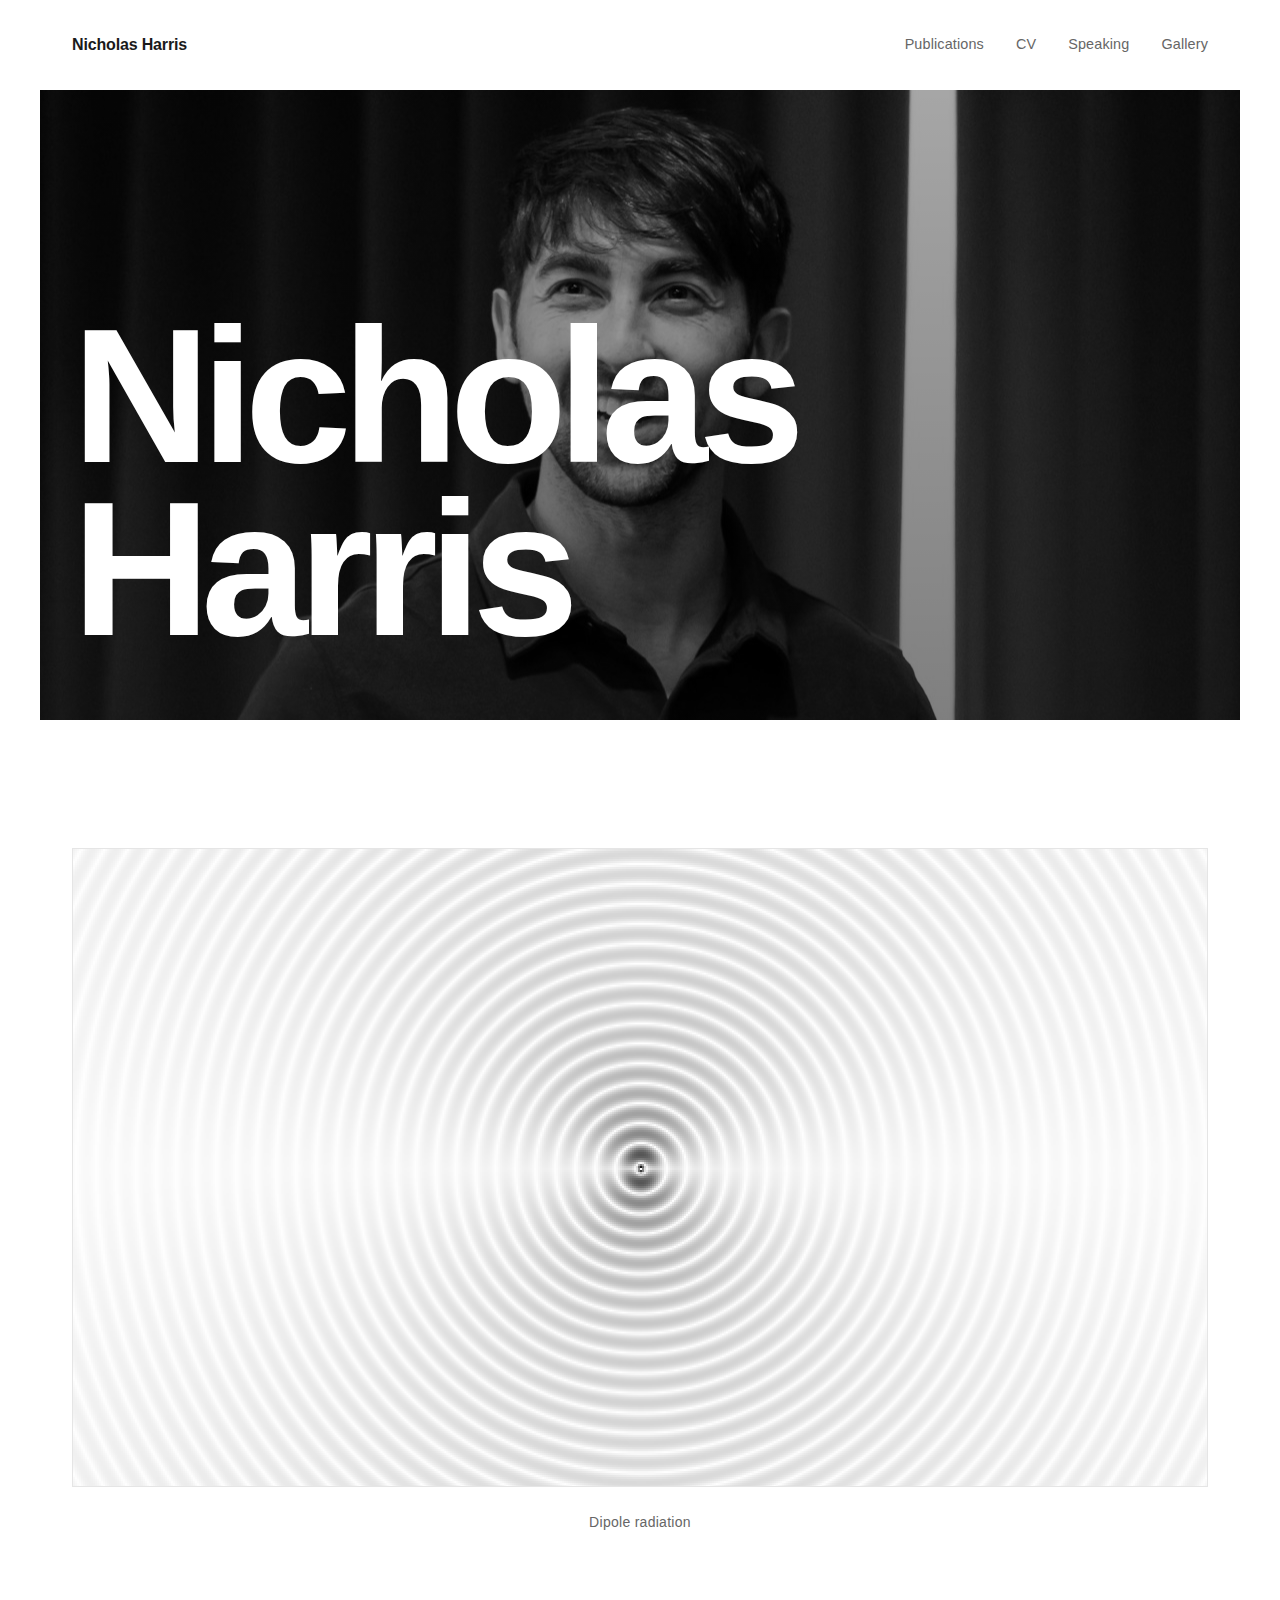
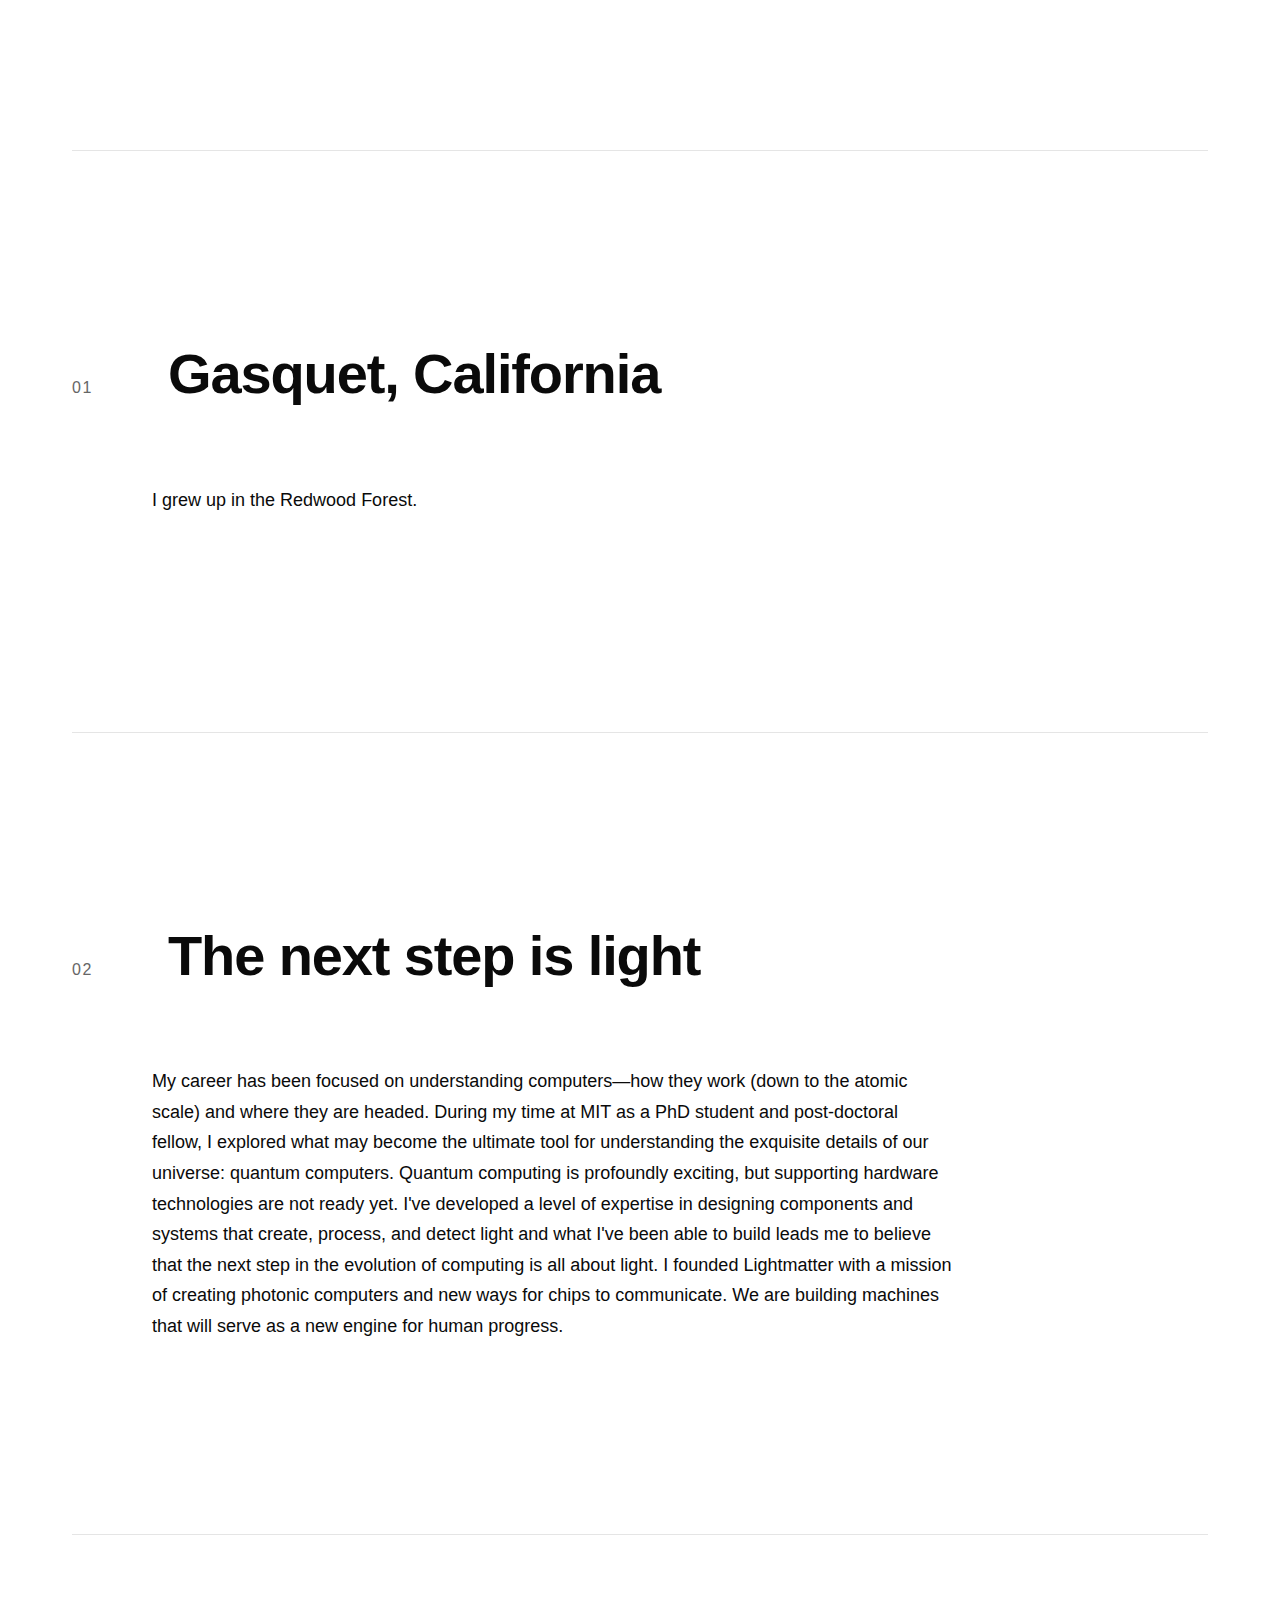
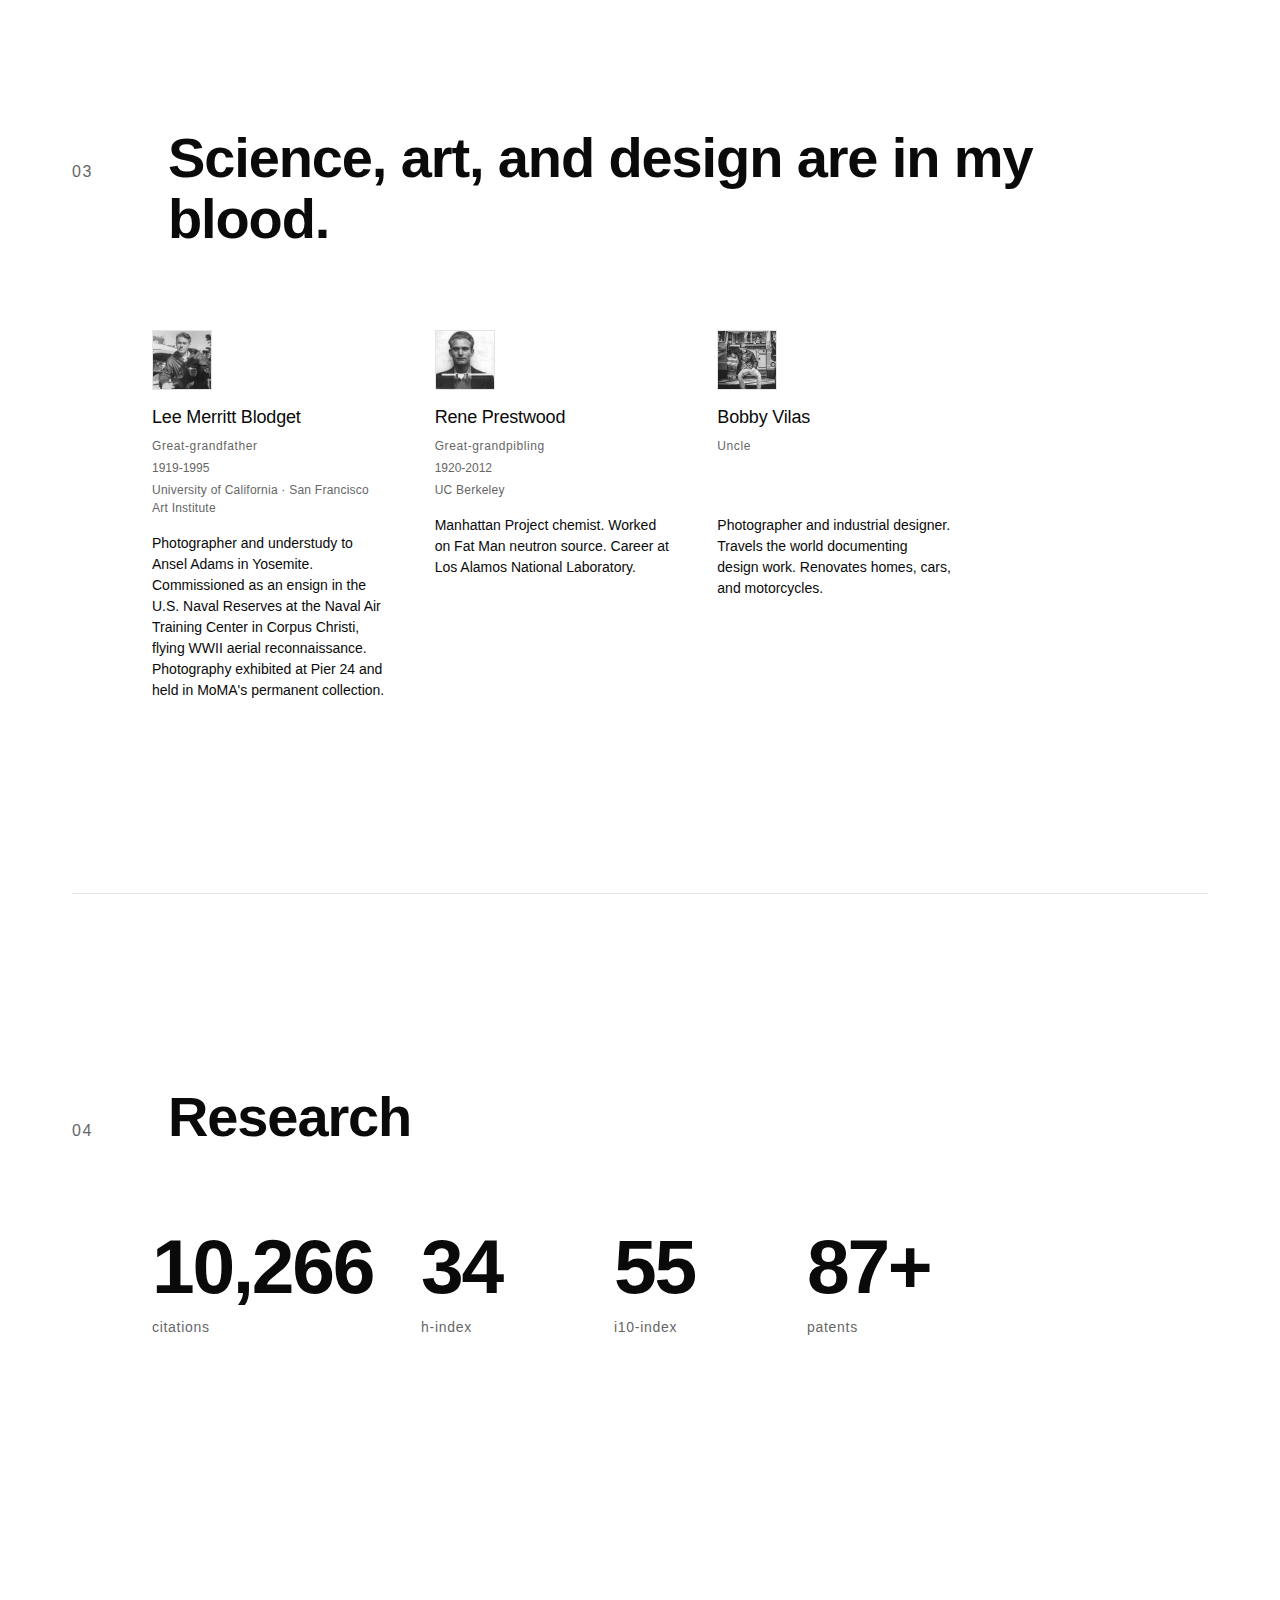
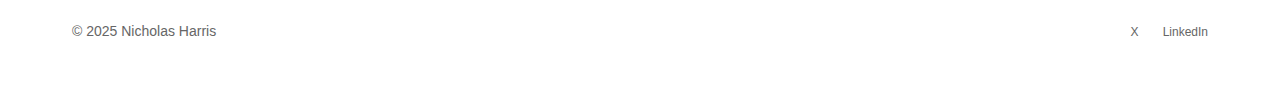
<file: index.html>
<!DOCTYPE html>
<html lang="en">
<head>
    <meta charset="UTF-8">
    <meta name="viewport" content="width=device-width, initial-scale=1.0">
    <title>Nicholas Harris - Founder of Lightmatter, Photonics Pioneer</title>
    <meta name="description" content="Nicholas Harris is the founder and CEO of Lightmatter, pioneering photonic computing for AI. PhD from MIT, 87+ patents, 10,266 citations, Optica Fellow.">
    <meta name="author" content="Nicholas Harris">

    <!-- Open Graph / Social Media -->
    <meta property="og:type" content="website">
    <meta property="og:url" content="https://nicholascharris.com/">
    <meta property="og:title" content="Nicholas Harris - Founder of Lightmatter, Photonics Pioneer">
    <meta property="og:description" content="Founder and CEO of Lightmatter, pioneering photonic computing for AI. PhD from MIT, 87+ patents, 10,266 citations.">
    <meta property="og:site_name" content="Nicholas Harris">

    <!-- Twitter -->
    <meta name="twitter:card" content="summary_large_image">
    <meta name="twitter:site" content="@theanalognick">
    <meta name="twitter:creator" content="@theanalognick">
    <meta name="twitter:title" content="Nicholas Harris - Founder of Lightmatter, Photonics Pioneer">
    <meta name="twitter:description" content="Founder and CEO of Lightmatter, pioneering photonic computing for AI. PhD from MIT, 87+ patents, 10,266 citations.">
    <meta name="twitter:image" content="https://nicholascharris.com/images/nicholas-harris-speaking.jpg">

    <meta property="og:image" content="https://nicholascharris.com/images/nicholas-harris-speaking.jpg">

    <link rel="canonical" href="https://nicholascharris.com/">
    <link rel="icon" type="image/svg+xml" href="favicon.svg">
    <link rel="stylesheet" href="css/style.css">
</head>
<body>
    <nav class="main-nav">
        <a href="index.html" class="nav-logo">Nicholas Harris</a>
        <div class="nav-links">
            <a href="publications.html">Publications</a>
            <a href="cv.html">CV</a>
            <a href="speaking.html">Speaking</a>
            <a href="gallery.html">Gallery</a>
        </div>
    </nav>

    <main>
        <!-- Hero Section -->
        <section class="hero">
            <h1 class="name">Nicholas Harris</h1>
        </section>

        <!-- Physics Simulation -->
        <section class="simulation-section">
            <canvas id="physics-canvas" class="physics-canvas"></canvas>
            <p class="simulation-caption">Dipole radiation</p>
        </section>

        <!-- Location Section -->
        <section class="location-section">
            <div class="section-header">
                <span class="section-number">01</span>
                <h2>Gasquet, California</h2>
            </div>
            <div class="content">
                <p>I grew up in the Redwood Forest.</p>
            </div>
        </section>

        <!-- About Section -->
        <section class="about">
            <div class="section-header">
                <span class="section-number">02</span>
                <h2>The next step is light</h2>
            </div>
            <div class="content">
                <p>My career has been focused on understanding computers—how they work (down to the atomic scale) and where they are headed. During my time at MIT as a PhD student and post-doctoral fellow, I explored what may become the ultimate tool for understanding the exquisite details of our universe: quantum computers. Quantum computing is profoundly exciting, but supporting hardware technologies are not ready yet. I've developed a level of expertise in designing components and systems that create, process, and detect light and what I've been able to build leads me to believe that the next step in the evolution of computing is all about light. I founded Lightmatter with a mission of creating photonic computers and new ways for chips to communicate. We are building machines that will serve as a new engine for human progress.</p>
            </div>
        </section>

        <!-- Heritage Section -->
        <section class="heritage">
            <div class="section-header">
                <span class="section-number">03</span>
                <h2>Science, art, and design are in my blood.</h2>
            </div>
            <div class="content">
                <div class="heritage-grid">
                    <div class="heritage-item">
                        <img src="images/heritage/lee-blodget.png" alt="Lee Merritt Blodget, photographer and understudy to Ansel Adams" class="heritage-photo" loading="lazy">
                        <h3>Lee Merritt Blodget</h3>
                        <p class="relation">Great-grandfather</p>
                        <p class="years">1919-1995</p>
                        <p class="institution">University of California · San Francisco Art Institute</p>
                        <p>Photographer and understudy to Ansel Adams in Yosemite. Commissioned as an ensign in the U.S. Naval Reserves at the Naval Air Training Center in Corpus Christi, flying WWII aerial reconnaissance. Photography exhibited at Pier 24 and held in MoMA's permanent collection.</p>
                    </div>

                    <div class="heritage-item">
                        <img src="images/heritage/rene-prestwood.png" alt="Rene Prestwood, Manhattan Project chemist" class="heritage-photo" loading="lazy">
                        <h3>Rene Prestwood</h3>
                        <p class="relation">Great-grandpibling</p>
                        <p class="years">1920-2012</p>
                        <p class="institution">UC Berkeley</p>
                        <p>Manhattan Project chemist. Worked on Fat Man neutron source. Career at Los Alamos National Laboratory.</p>
                    </div>

                    <div class="heritage-item">
                        <img src="images/heritage/bobby-vilas.jpg" alt="Bobby Vilas, photographer and industrial designer" class="heritage-photo" loading="lazy">
                        <h3>Bobby Vilas</h3>
                        <p class="relation">Uncle</p>
                        <p class="years">&nbsp;</p>
                        <p class="institution">&nbsp;</p>
                        <p>Photographer and industrial designer. Travels the world documenting design work. Renovates homes, cars, and motorcycles.</p>
                    </div>
                </div>
            </div>
        </section>

        <!-- Research Section -->
        <section class="work">
            <div class="section-header">
                <span class="section-number">04</span>
                <h2>Research</h2>
            </div>
            <div class="content">
                <div class="impact-metrics">
                    <div class="impact-metric">
                        <p class="impact-number">10,266</p>
                        <p class="impact-label">citations</p>
                    </div>
                    <div class="impact-metric">
                        <p class="impact-number">34</p>
                        <p class="impact-label">h-index</p>
                    </div>
                    <div class="impact-metric">
                        <p class="impact-number">55</p>
                        <p class="impact-label">i10-index</p>
                    </div>
                    <div class="impact-metric">
                        <p class="impact-number">87+</p>
                        <p class="impact-label">patents</p>
                    </div>
                </div>
            </div>
        </section>

        <!-- Footer -->
        <footer>
            <p>&copy; 2025 Nicholas Harris</p>
            <div class="footer-links">
                <a href="https://x.com/theanalognick" target="_blank" rel="me">X</a>
                <a href="https://www.linkedin.com/in/nicholas-harris-7114b233/" target="_blank" rel="me">LinkedIn</a>
            </div>
        </footer>
    </main>

    <!-- Structured Data -->
    <script type="application/ld+json">
    {
        "@context": "https://schema.org",
        "@type": "Person",
        "@id": "https://nicholascharris.com/#person",
        "name": "Nicholas Harris",
        "alternateName": "Nick Harris",
        "url": "https://nicholascharris.com",
        "sameAs": [
            "https://x.com/theanalognick",
            "https://www.linkedin.com/in/nicholas-harris-7114b233/",
            "https://scholar.google.com/citations?user=YBNCZgoAAAAJ",
            "https://www.crunchbase.com/person/nicholas-harris",
            "https://www.bloomberg.com/profile/person/20966490",
            "https://theorg.com/org/lightmatter-co/org-chart/nicholas-harris",
            "https://www.wikidata.org/wiki/Q138297066"
        ],
        "jobTitle": "Founder, President, and CEO",
        "worksFor": {
            "@type": "Organization",
            "@id": "https://nicholascharris.com/#lightmatter",
            "name": "Lightmatter",
            "url": "https://lightmatter.co",
            "foundingDate": "2017",
            "description": "Photonic computing company building photonic interconnects and processors for AI infrastructure",
            "founder": {
                "@id": "https://nicholascharris.com/#person"
            }
        },
        "alumniOf": [
            {
                "@type": "CollegeOrUniversity",
                "name": "Massachusetts Institute of Technology",
                "sameAs": "https://www.mit.edu"
            },
            {
                "@type": "CollegeOrUniversity",
                "name": "University of Idaho",
                "sameAs": "https://www.uidaho.edu"
            }
        ],
        "hasCredential": [
            {
                "@type": "EducationalOccupationalCredential",
                "credentialCategory": "degree",
                "educationalLevel": "Doctoral",
                "name": "PhD in Electrical Engineering",
                "recognizedBy": {
                    "@type": "CollegeOrUniversity",
                    "name": "Massachusetts Institute of Technology"
                }
            },
            {
                "@type": "EducationalOccupationalCredential",
                "credentialCategory": "degree",
                "educationalLevel": "Bachelor",
                "name": "BSc in Electrical Engineering",
                "recognizedBy": {
                    "@type": "CollegeOrUniversity",
                    "name": "University of Idaho"
                }
            }
        ],
        "knowsAbout": [
            "Photonic computing",
            "Silicon photonics",
            "Quantum computing",
            "Artificial intelligence acceleration",
            "Integrated photonics",
            "Nanophotonics",
            "Optical neural networks"
        ],
        "birthPlace": {
            "@type": "Place",
            "name": "Gasquet, California, USA"
        },
        "image": "https://nicholascharris.com/images/nicholas-harris-speaking.jpg",
        "nationality": {
            "@type": "Country",
            "name": "United States"
        },
        "award": [
            "Optica Fellow (2026)",
            "Goldman Sachs Most Exceptional Entrepreneurs (2025)",
            "Boston Globe Tech Power Players 50 (2024)",
            "Photonics100 (2022)",
            "MIT Technology Review 35 Innovators Under 35 (2021)",
            "National Science Foundation Graduate Research Fellowship (2012)"
        ],
        "description": "Founder and CEO of Lightmatter, pioneering photonic computing and AI acceleration. PhD from MIT in integrated photonics and quantum computing."
    }
    </script>

    <script src="js/script.js" defer></script>
    <script src="js/simulation.js" defer></script>
</body>
</html>
</file>
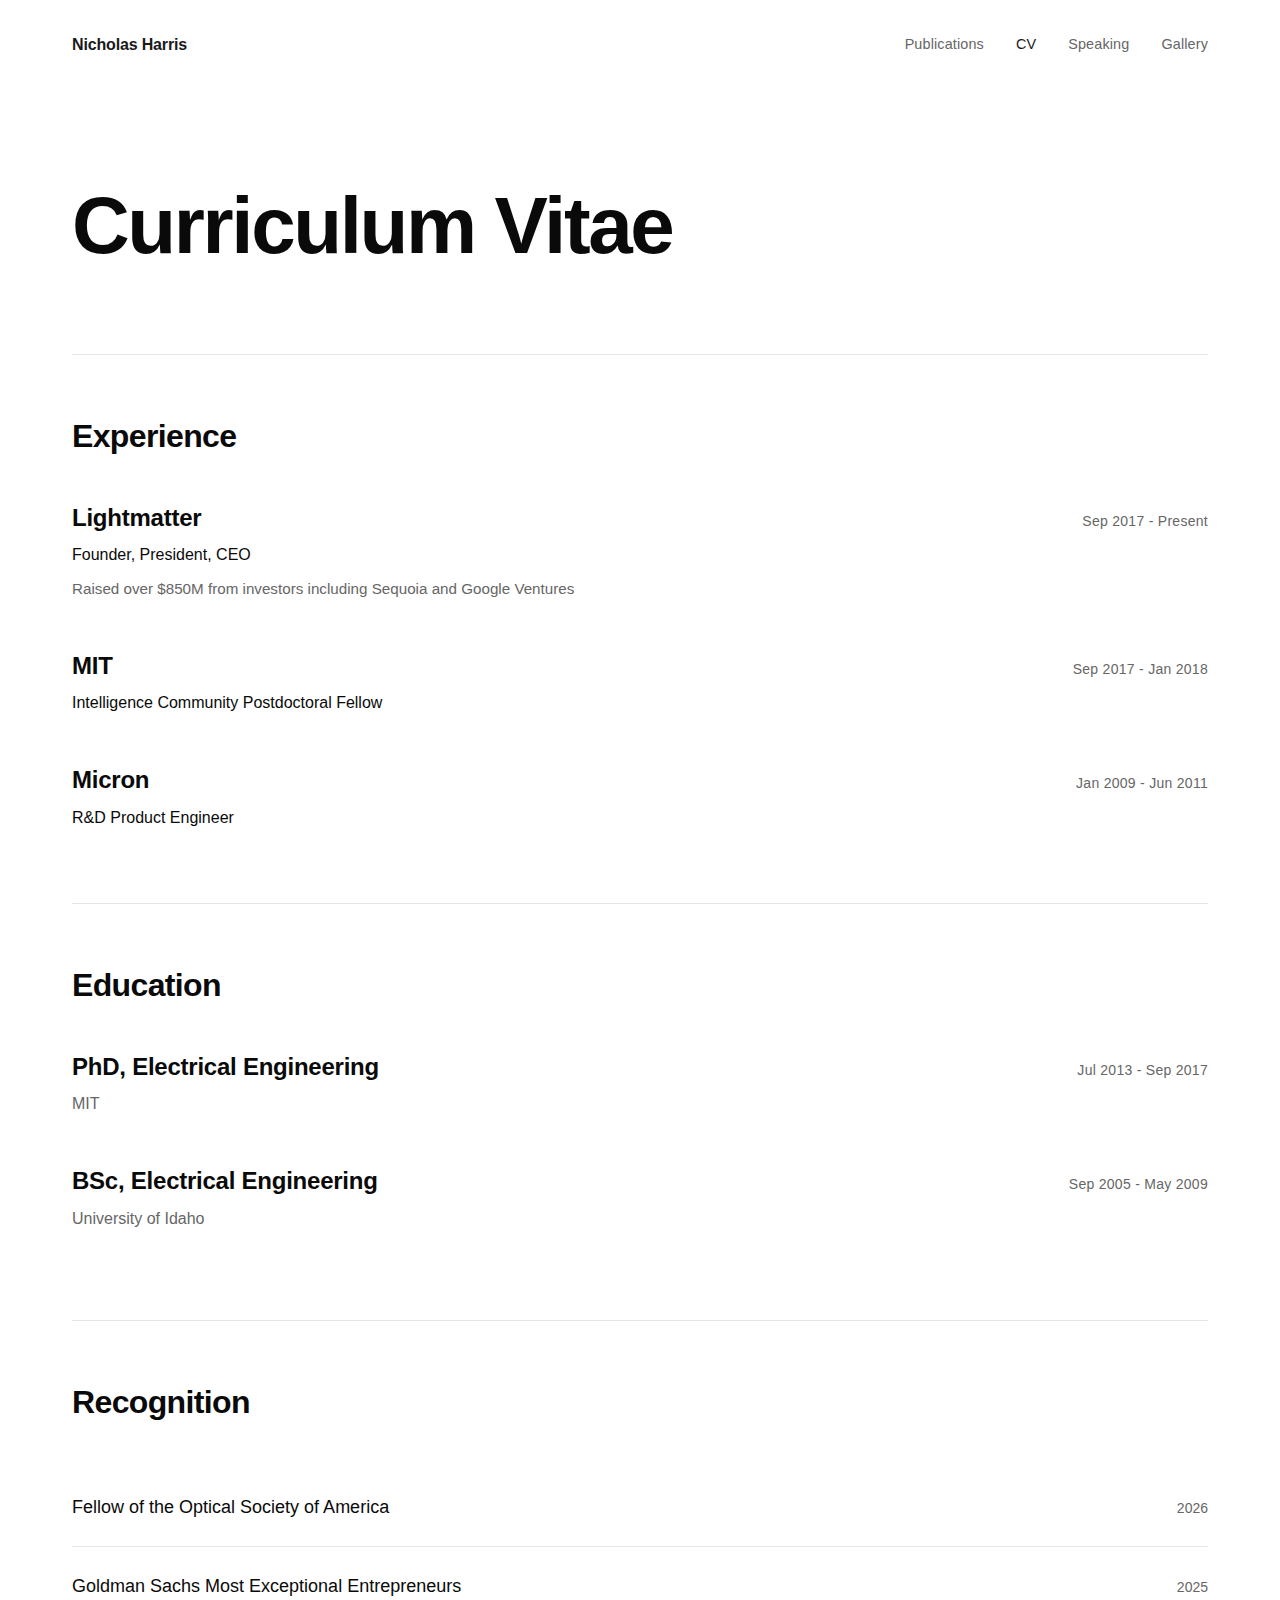
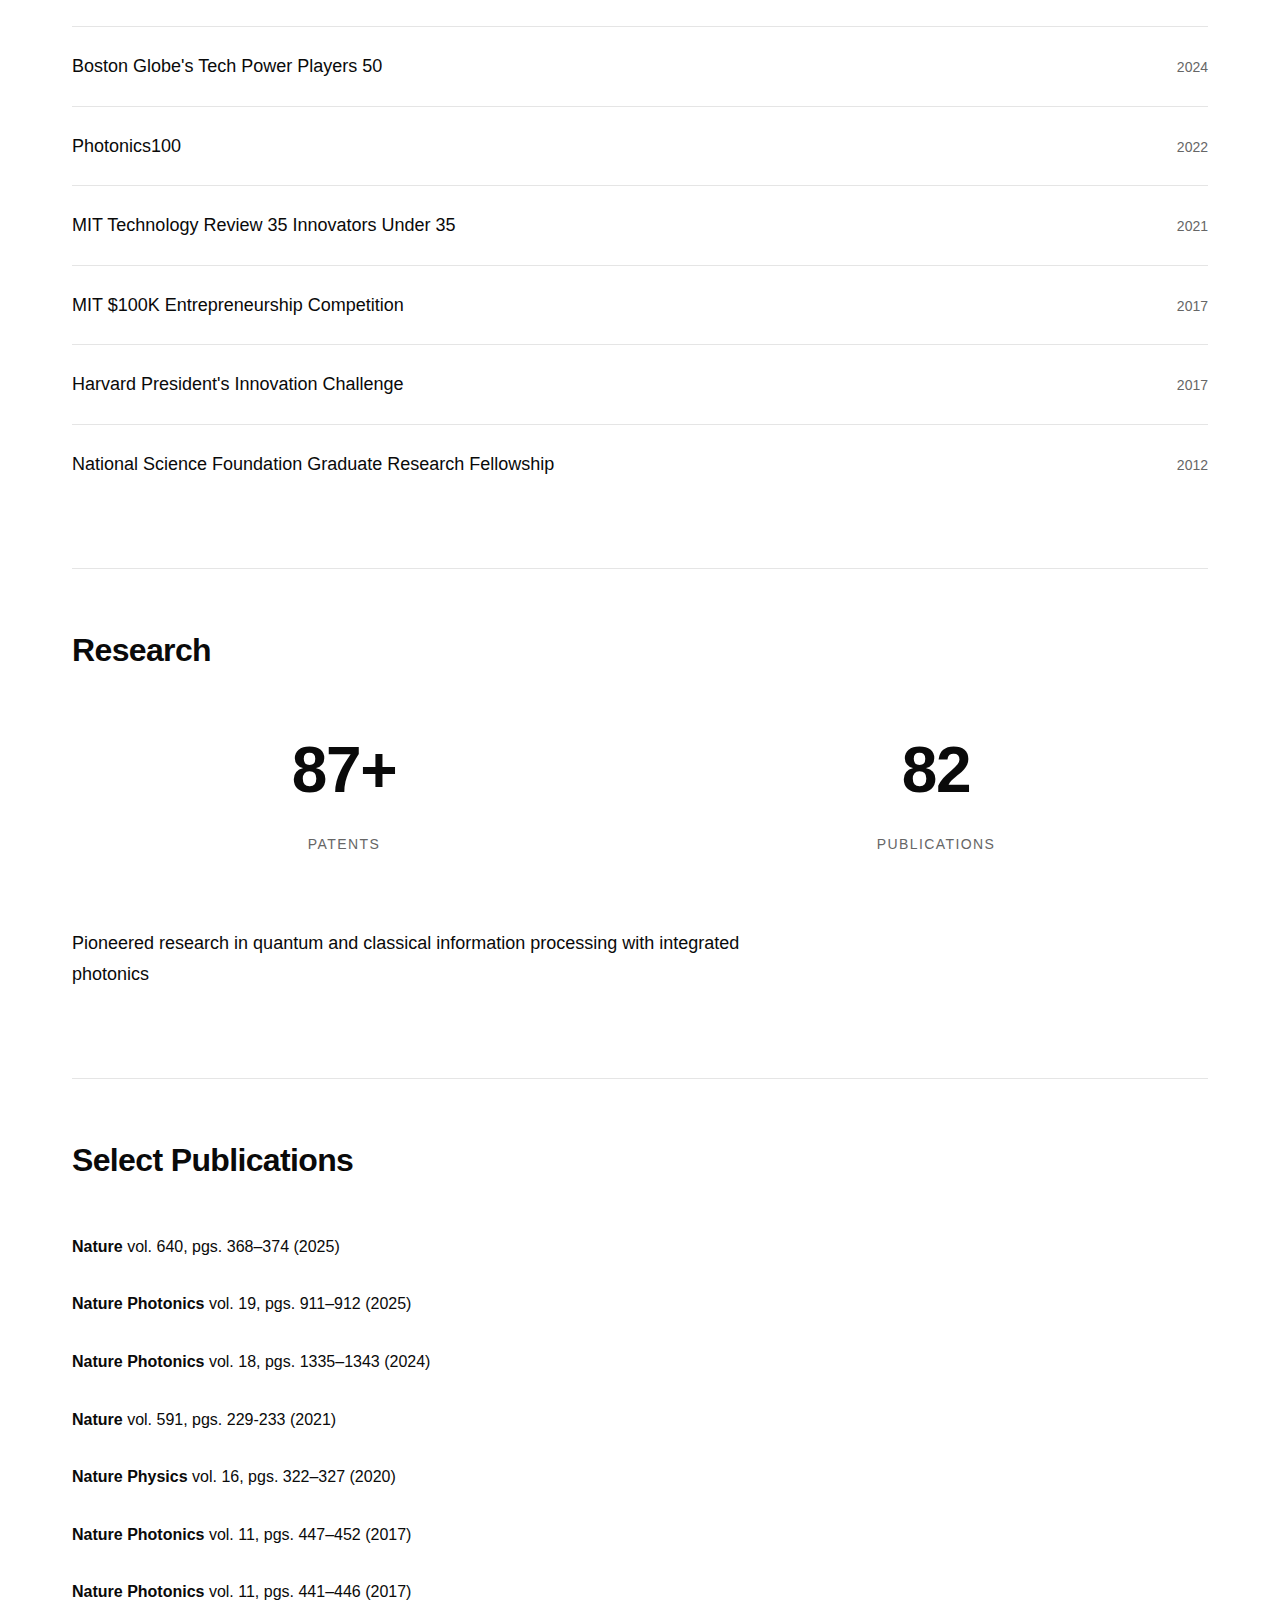
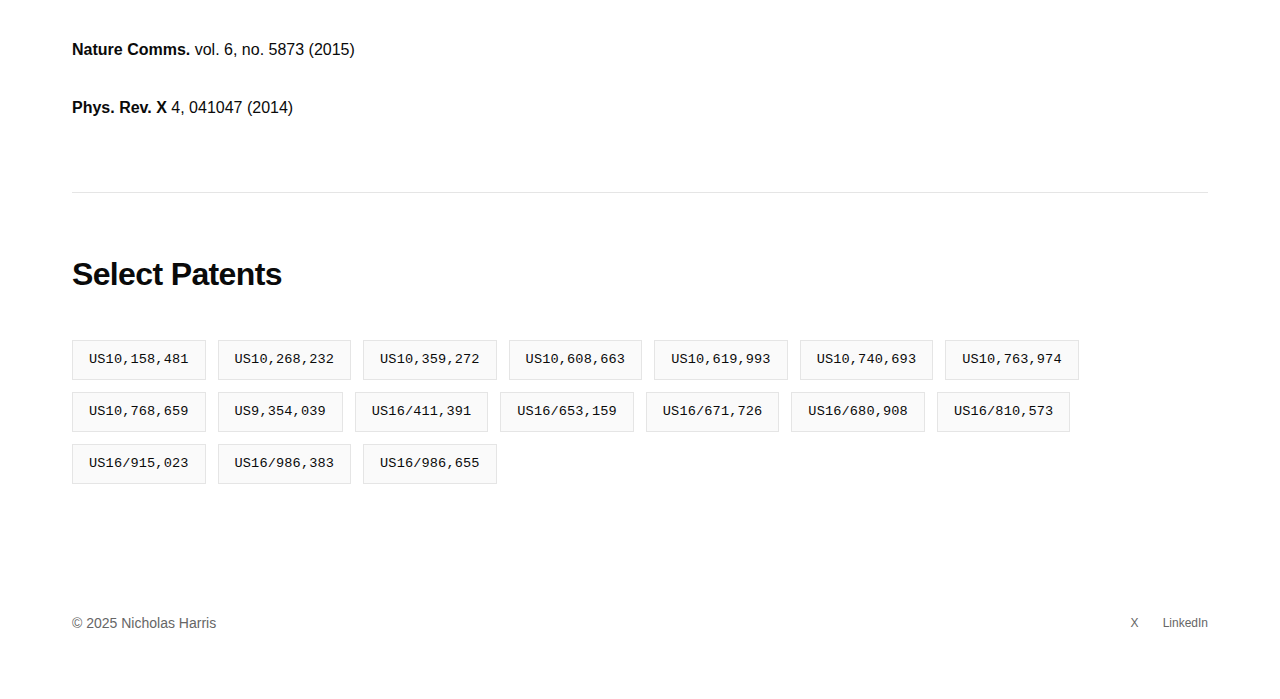
<file: cv.html>
<!DOCTYPE html>
<html lang="en">
<head>
    <meta charset="UTF-8">
    <meta name="viewport" content="width=device-width, initial-scale=1.0">
    <title>CV - Nicholas Harris</title>
    <meta name="description" content="Curriculum vitae for Nicholas Harris: Founder of Lightmatter, MIT PhD, Optica Fellow, 87+ patents, 82 publications. Experience in photonic computing and quantum optics.">

    <!-- Open Graph -->
    <meta property="og:type" content="profile">
    <meta property="og:url" content="https://nicholascharris.com/cv.html">
    <meta property="og:title" content="CV - Nicholas Harris">
    <meta property="og:description" content="Founder of Lightmatter, MIT PhD, Optica Fellow, 87+ patents, 82 publications.">

    <!-- Twitter -->
    <meta name="twitter:card" content="summary_large_image">
    <meta name="twitter:title" content="CV - Nicholas Harris">
    <meta name="twitter:creator" content="@theanalognick">
    <meta name="twitter:description" content="Founder of Lightmatter, MIT PhD, Optica Fellow, 87+ patents, 82 publications.">
    <meta name="twitter:image" content="https://nicholascharris.com/images/nicholas-harris-speaking.jpg">

    <meta property="og:image" content="https://nicholascharris.com/images/nicholas-harris-speaking.jpg">

    <link rel="canonical" href="https://nicholascharris.com/cv.html">
    <link rel="icon" type="image/svg+xml" href="favicon.svg">
    <link rel="stylesheet" href="css/style.css">
</head>
<body>
    <nav class="main-nav">
        <a href="index.html" class="nav-logo">Nicholas Harris</a>
        <div class="nav-links">
            <a href="publications.html">Publications</a>
            <a href="cv.html" class="active">CV</a>
            <a href="speaking.html">Speaking</a>
            <a href="gallery.html">Gallery</a>
        </div>
    </nav>

    <main>
        <section class="page-header">
            <h1>Curriculum Vitae</h1>
        </section>

        <section class="cv-section">
            <h2 class="cv-section-title">Experience</h2>

            <div class="cv-item">
                <div class="cv-header">
                    <h3>Lightmatter</h3>
                    <span class="cv-date">Sep 2017 - Present</span>
                </div>
                <p class="cv-role">Founder, President, CEO</p>
                <p class="cv-description">Raised over $850M from investors including Sequoia and Google Ventures</p>
            </div>

            <div class="cv-item">
                <div class="cv-header">
                    <h3>MIT</h3>
                    <span class="cv-date">Sep 2017 - Jan 2018</span>
                </div>
                <p class="cv-role">Intelligence Community Postdoctoral Fellow</p>
            </div>

            <div class="cv-item">
                <div class="cv-header">
                    <h3>Micron</h3>
                    <span class="cv-date">Jan 2009 - Jun 2011</span>
                </div>
                <p class="cv-role">R&D Product Engineer</p>
            </div>
        </section>

        <section class="cv-section">
            <h2 class="cv-section-title">Education</h2>

            <div class="cv-item">
                <div class="cv-header">
                    <h3>PhD, Electrical Engineering</h3>
                    <span class="cv-date">Jul 2013 - Sep 2017</span>
                </div>
                <p class="cv-institution">MIT</p>
            </div>

            <div class="cv-item">
                <div class="cv-header">
                    <h3>BSc, Electrical Engineering</h3>
                    <span class="cv-date">Sep 2005 - May 2009</span>
                </div>
                <p class="cv-institution">University of Idaho</p>
            </div>
        </section>

        <section class="cv-section">
            <h2 class="cv-section-title">Recognition</h2>

            <div class="cv-award">
                <p class="cv-award-title">Fellow of the Optical Society of America</p>
                <span class="cv-year">2026</span>
            </div>

            <div class="cv-award">
                <p class="cv-award-title">Goldman Sachs Most Exceptional Entrepreneurs</p>
                <span class="cv-year">2025</span>
            </div>

            <div class="cv-award">
                <p class="cv-award-title">Boston Globe's Tech Power Players 50</p>
                <span class="cv-year">2024</span>
            </div>

            <div class="cv-award">
                <p class="cv-award-title">Photonics100</p>
                <span class="cv-year">2022</span>
            </div>

            <div class="cv-award">
                <p class="cv-award-title">MIT Technology Review 35 Innovators Under 35</p>
                <span class="cv-year">2021</span>
            </div>

            <div class="cv-award">
                <p class="cv-award-title">MIT $100K Entrepreneurship Competition</p>
                <span class="cv-year">2017</span>
            </div>

            <div class="cv-award">
                <p class="cv-award-title">Harvard President's Innovation Challenge</p>
                <span class="cv-year">2017</span>
            </div>

            <div class="cv-award">
                <p class="cv-award-title">National Science Foundation Graduate Research Fellowship</p>
                <span class="cv-year">2012</span>
            </div>
        </section>

        <section class="cv-section">
            <h2 class="cv-section-title">Research</h2>

            <div class="cv-stats">
                <div class="cv-stat">
                    <p class="cv-stat-number">87+</p>
                    <p class="cv-stat-label">Patents</p>
                </div>
                <div class="cv-stat">
                    <p class="cv-stat-number">82</p>
                    <p class="cv-stat-label">Publications</p>
                </div>
            </div>

            <p class="cv-highlight">Pioneered research in quantum and classical information processing with integrated photonics</p>
        </section>

        <section class="cv-section">
            <h2 class="cv-section-title">Select Publications</h2>

            <div class="cv-publications">
                <p class="cv-pub-item"><strong>Nature</strong> vol. 640, pgs. 368–374 (2025)</p>
                <p class="cv-pub-item"><strong>Nature Photonics</strong> vol. 19, pgs. 911–912 (2025)</p>
                <p class="cv-pub-item"><strong>Nature Photonics</strong> vol. 18, pgs. 1335–1343 (2024)</p>
                <p class="cv-pub-item"><strong>Nature</strong> vol. 591, pgs. 229-233 (2021)</p>
                <p class="cv-pub-item"><strong>Nature Physics</strong> vol. 16, pgs. 322–327 (2020)</p>
                <p class="cv-pub-item"><strong>Nature Photonics</strong> vol. 11, pgs. 447–452 (2017)</p>
                <p class="cv-pub-item"><strong>Nature Photonics</strong> vol. 11, pgs. 441–446 (2017)</p>
                <p class="cv-pub-item"><strong>Nature Comms.</strong> vol. 6, no. 5873 (2015)</p>
                <p class="cv-pub-item"><strong>Phys. Rev. X</strong> 4, 041047 (2014)</p>
            </div>
        </section>

        <section class="cv-section">
            <h2 class="cv-section-title">Select Patents</h2>

            <div class="cv-patents">
                <span class="cv-patent">US10,158,481</span>
                <span class="cv-patent">US10,268,232</span>
                <span class="cv-patent">US10,359,272</span>
                <span class="cv-patent">US10,608,663</span>
                <span class="cv-patent">US10,619,993</span>
                <span class="cv-patent">US10,740,693</span>
                <span class="cv-patent">US10,763,974</span>
                <span class="cv-patent">US10,768,659</span>
                <span class="cv-patent">US9,354,039</span>
                <span class="cv-patent">US16/411,391</span>
                <span class="cv-patent">US16/653,159</span>
                <span class="cv-patent">US16/671,726</span>
                <span class="cv-patent">US16/680,908</span>
                <span class="cv-patent">US16/810,573</span>
                <span class="cv-patent">US16/915,023</span>
                <span class="cv-patent">US16/986,383</span>
                <span class="cv-patent">US16/986,655</span>
            </div>
        </section>

        <footer>
            <p>&copy; 2025 Nicholas Harris</p>
            <div class="footer-links">
                <a href="https://x.com/theanalognick" target="_blank" rel="me">X</a>
                <a href="https://www.linkedin.com/in/nicholas-harris-7114b233/" target="_blank" rel="me">LinkedIn</a>
            </div>
        </footer>
    </main>

    <!-- Structured Data -->
    <script type="application/ld+json">
    {
        "@context": "https://schema.org",
        "@type": "Person",
        "@id": "https://nicholascharris.com/#person",
        "name": "Nicholas Harris",
        "alternateName": "Nick Harris",
        "url": "https://nicholascharris.com",
        "jobTitle": "Founder, President, and CEO",
        "worksFor": {
            "@type": "Organization",
            "name": "Lightmatter",
            "url": "https://lightmatter.co"
        },
        "hasOccupation": [
            {
                "@type": "Role",
                "roleName": "Founder, President, CEO",
                "startDate": "2017-09",
                "namedPosition": "CEO",
                "worksFor": {
                    "@type": "Organization",
                    "name": "Lightmatter"
                }
            },
            {
                "@type": "Role",
                "roleName": "Intelligence Community Postdoctoral Fellow",
                "startDate": "2017-09",
                "endDate": "2018-01",
                "worksFor": {
                    "@type": "CollegeOrUniversity",
                    "name": "Massachusetts Institute of Technology"
                }
            },
            {
                "@type": "Role",
                "roleName": "R&D Product Engineer",
                "startDate": "2009-01",
                "endDate": "2011-06",
                "worksFor": {
                    "@type": "Organization",
                    "name": "Micron"
                }
            }
        ],
        "alumniOf": [
            {
                "@type": "CollegeOrUniversity",
                "name": "Massachusetts Institute of Technology",
                "sameAs": "https://www.mit.edu"
            },
            {
                "@type": "CollegeOrUniversity",
                "name": "University of Idaho",
                "sameAs": "https://www.uidaho.edu"
            }
        ],
        "award": [
            "Optica Fellow (2026)",
            "Goldman Sachs Most Exceptional Entrepreneurs (2025)",
            "Boston Globe Tech Power Players 50 (2024)",
            "Photonics100 (2022)",
            "MIT Technology Review 35 Innovators Under 35 (2021)",
            "National Science Foundation Graduate Research Fellowship (2012)"
        ]
    }
    </script>

    <script src="js/script.js" defer></script>
</body>
</html>
</file>
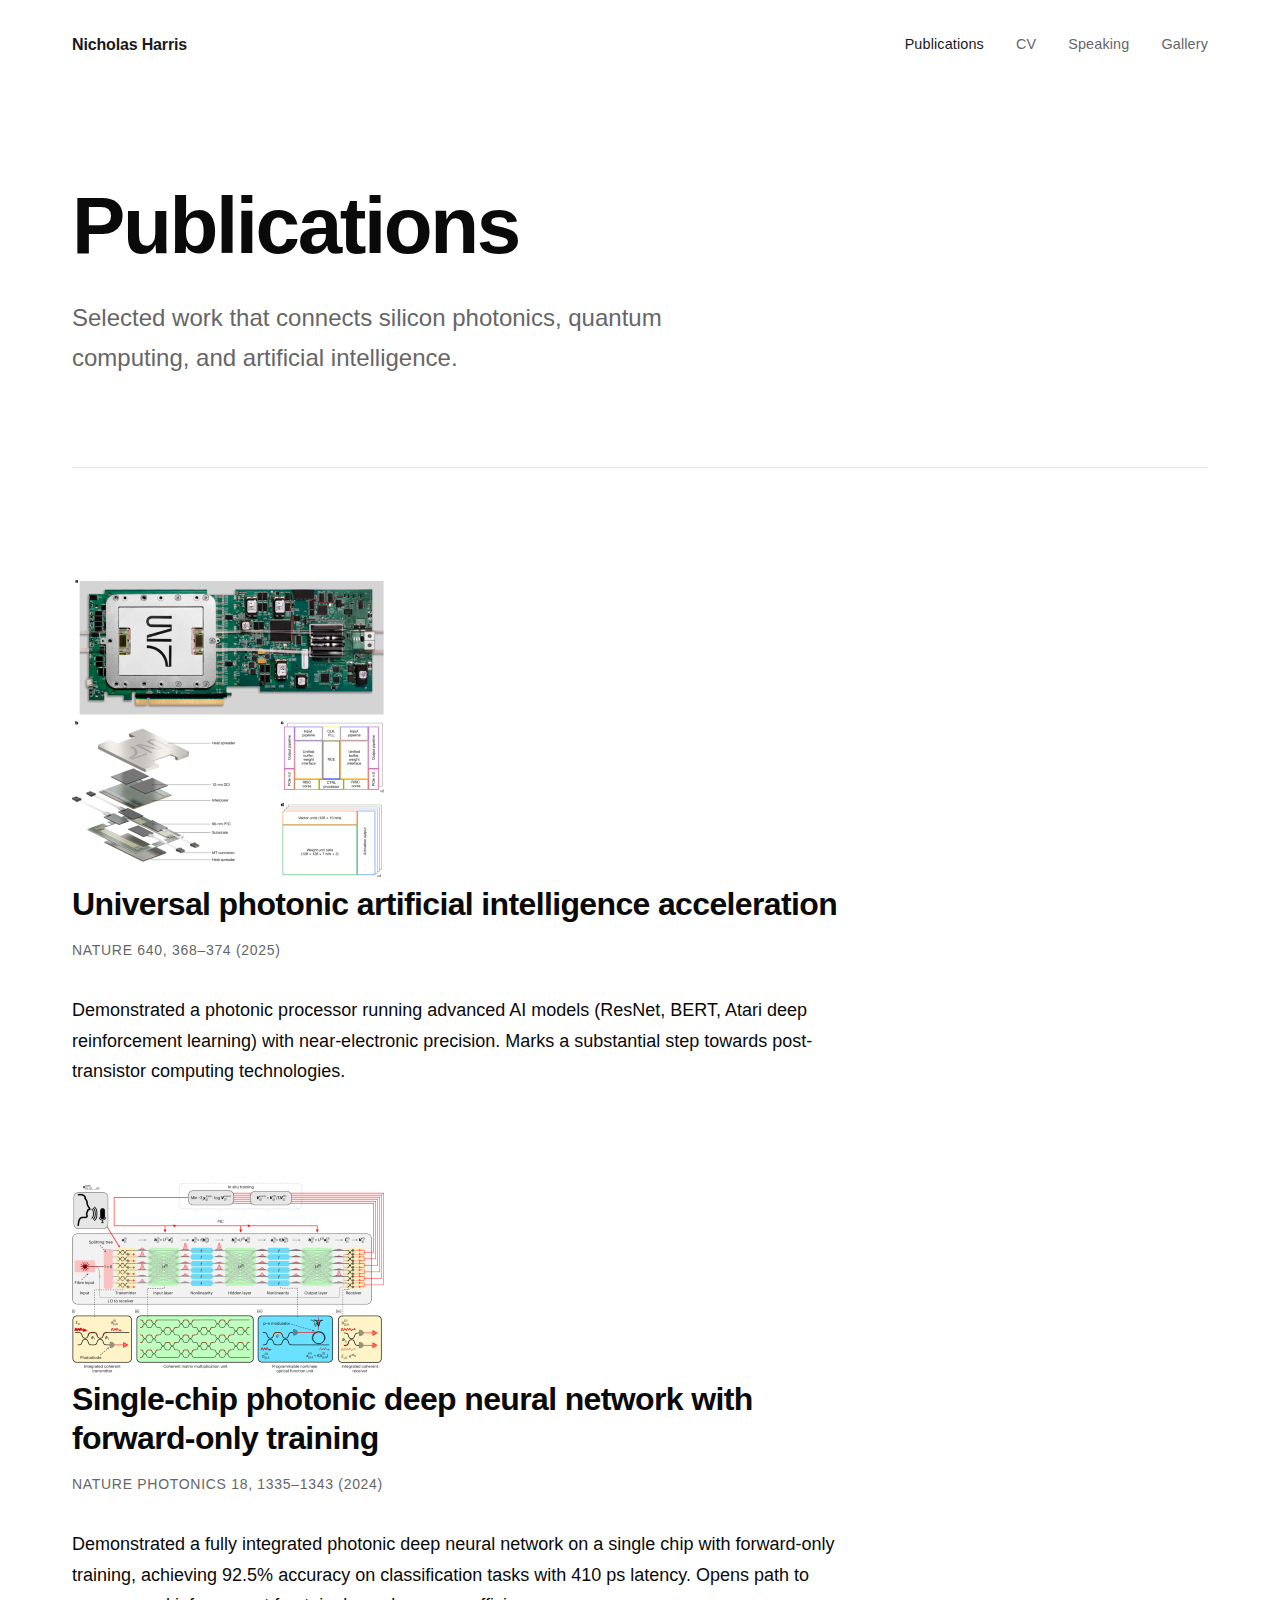
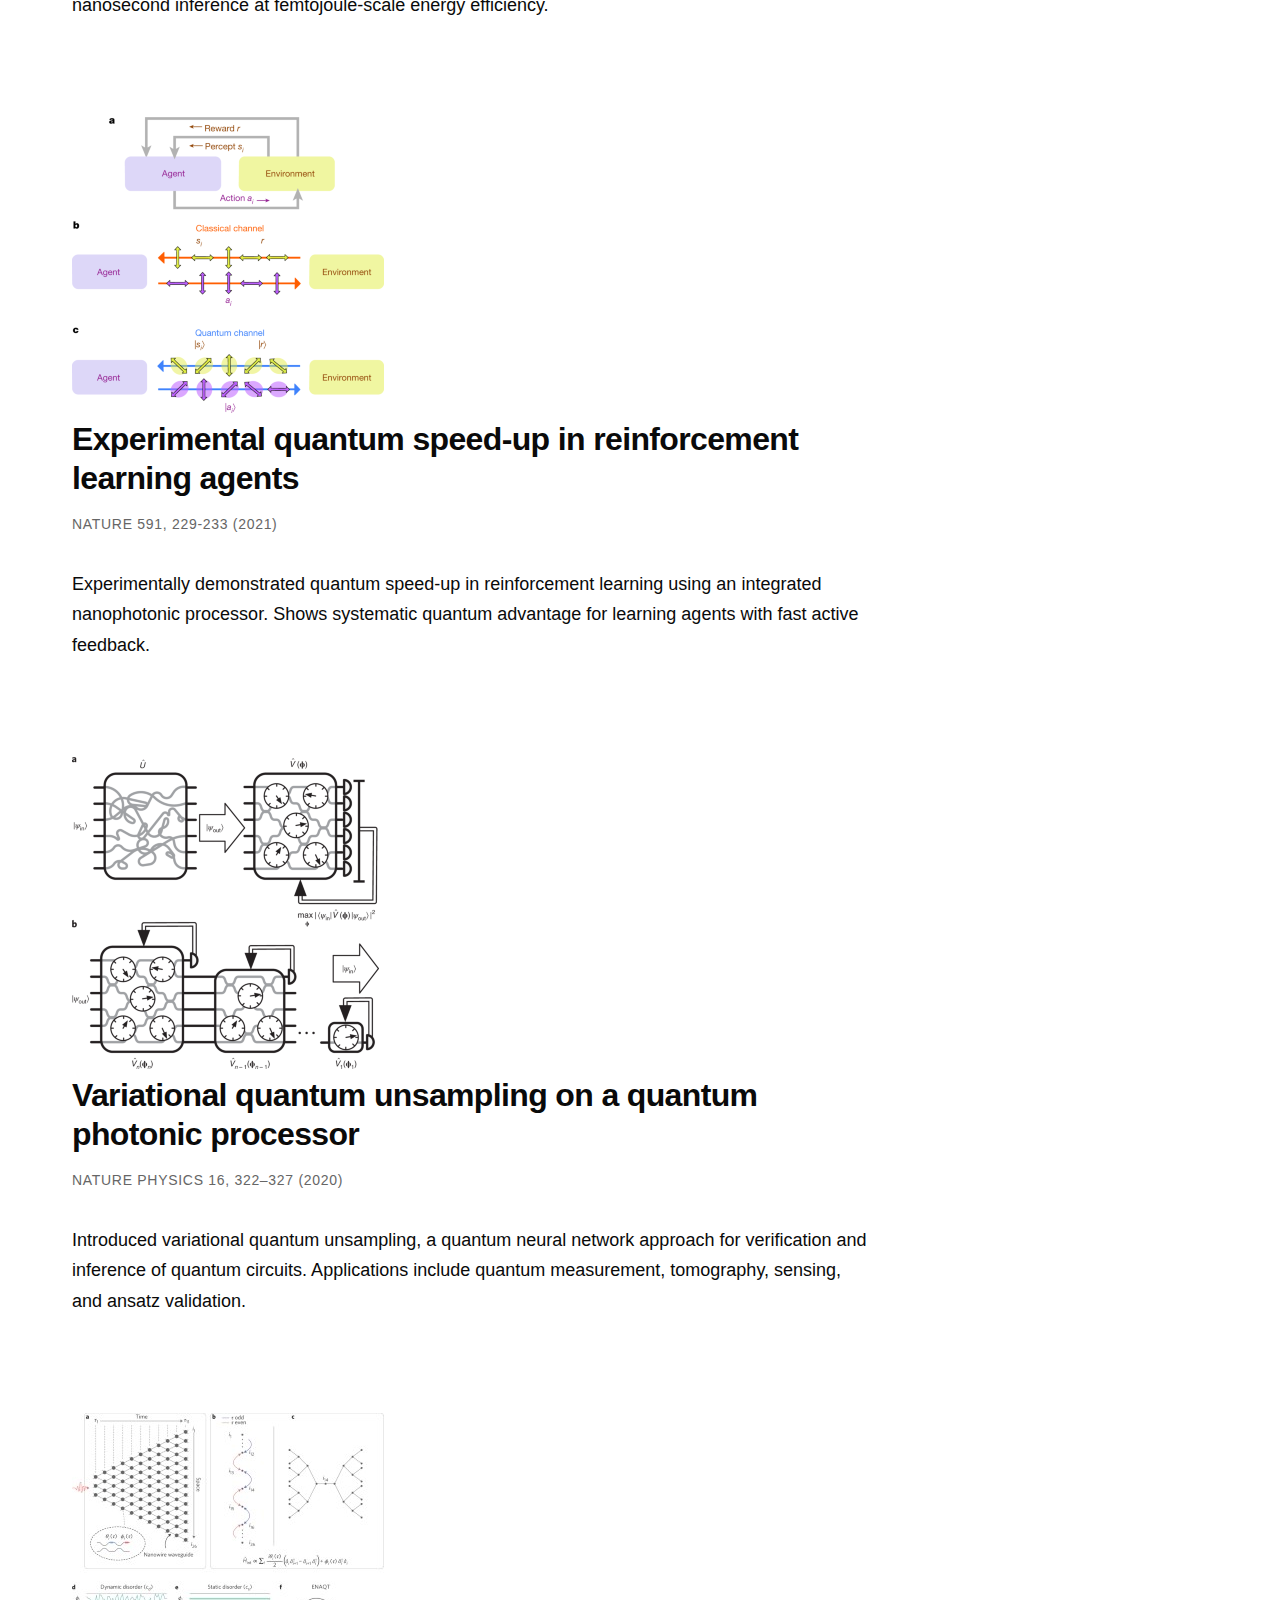
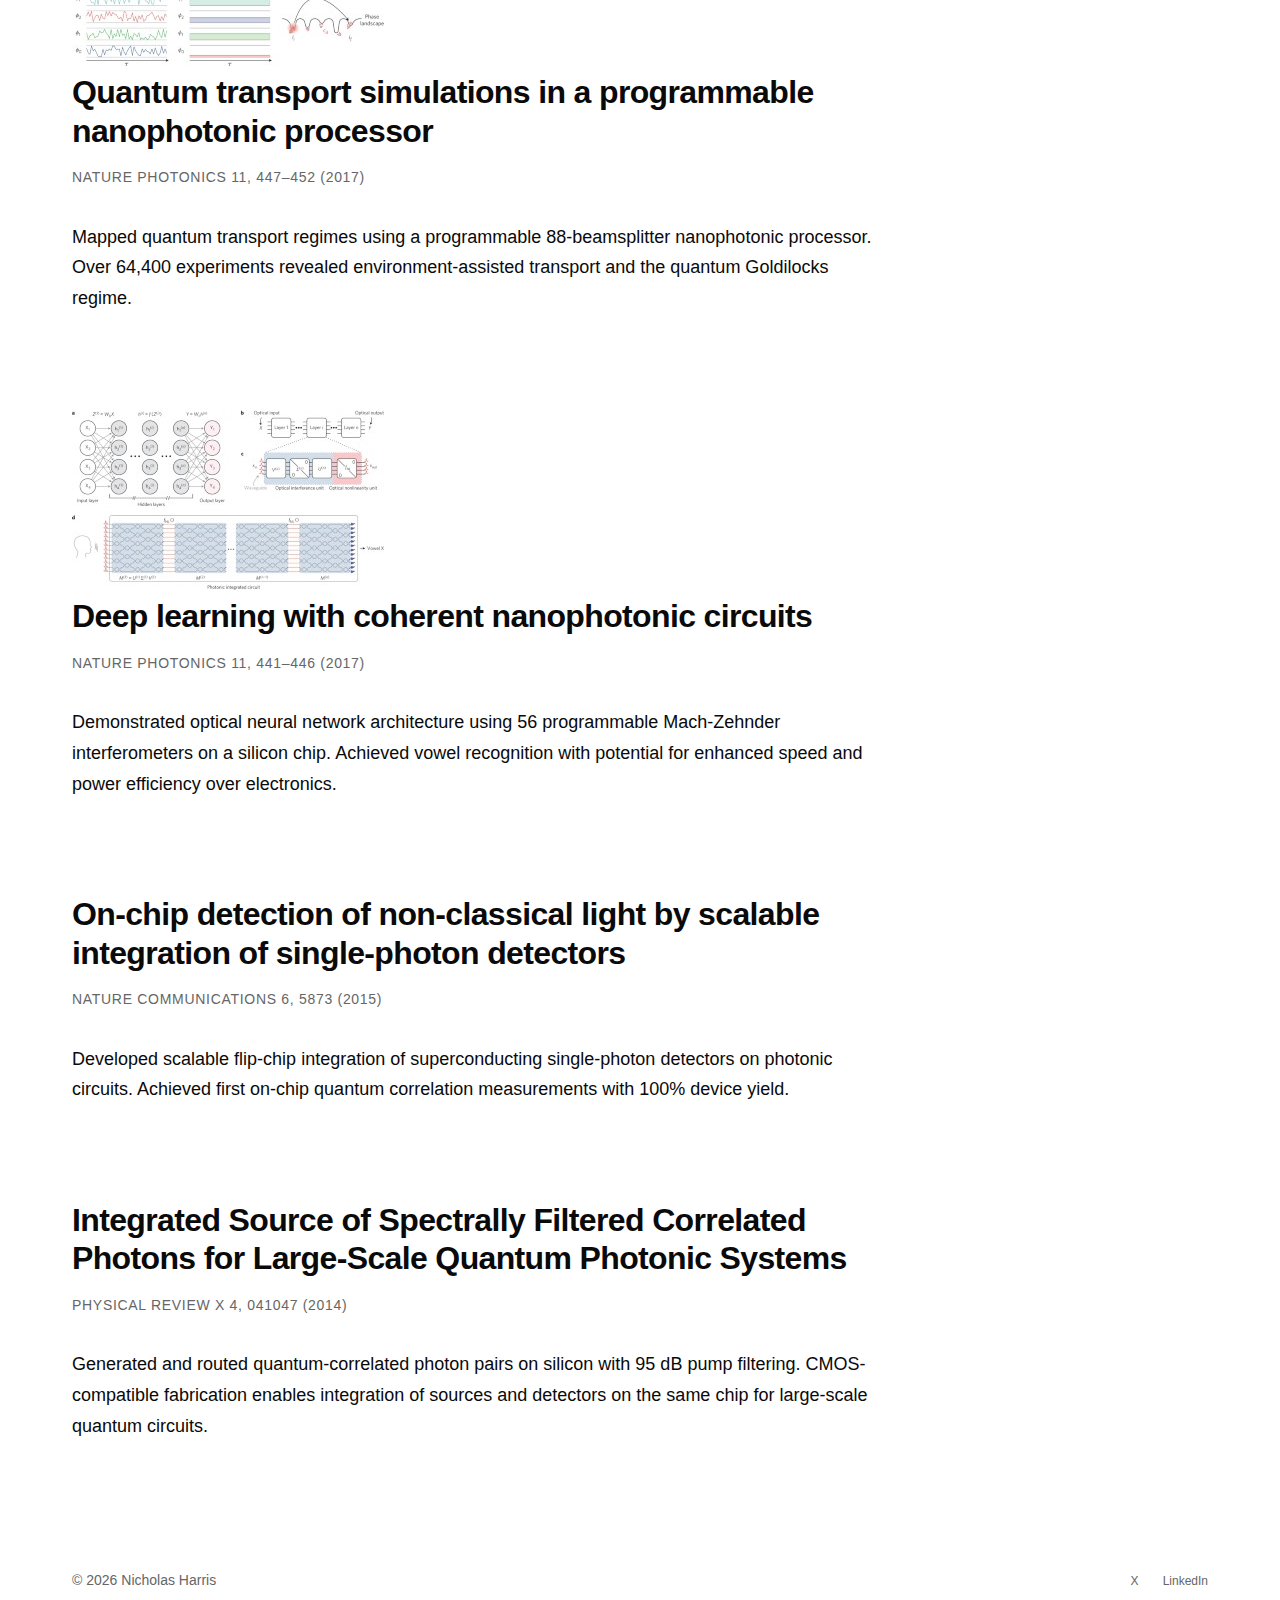
<file: publications.html>
<!DOCTYPE html>
<html lang="en">
<head>
    <meta charset="UTF-8">
    <meta name="viewport" content="width=device-width, initial-scale=1.0">
    <title>Publications - Nicholas Harris</title>
    <meta name="description" content="Selected publications by Nicholas Harris on silicon photonics, quantum computing, and photonic AI acceleration. Published in Nature, Nature Photonics, and Physical Review X.">

    <!-- Open Graph -->
    <meta property="og:type" content="website">
    <meta property="og:url" content="https://nicholascharris.com/publications.html">
    <meta property="og:title" content="Publications - Nicholas Harris">
    <meta property="og:description" content="Selected publications on silicon photonics, quantum computing, and photonic AI acceleration.">

    <!-- Twitter -->
    <meta name="twitter:card" content="summary_large_image">
    <meta name="twitter:title" content="Publications - Nicholas Harris">
    <meta name="twitter:creator" content="@theanalognick">
    <meta name="twitter:description" content="Selected publications on silicon photonics, quantum computing, and photonic AI acceleration.">
    <meta name="twitter:image" content="https://nicholascharris.com/images/nicholas-harris-speaking.jpg">

    <meta property="og:image" content="https://nicholascharris.com/images/nicholas-harris-speaking.jpg">

    <link rel="canonical" href="https://nicholascharris.com/publications.html">
    <link rel="icon" type="image/svg+xml" href="favicon.svg">
    <link rel="stylesheet" href="css/style.css">
</head>
<body>
    <nav class="main-nav">
        <a href="index.html" class="nav-logo">Nicholas Harris</a>
        <div class="nav-links">
            <a href="publications.html" class="active">Publications</a>
            <a href="cv.html">CV</a>
            <a href="speaking.html">Speaking</a>
            <a href="gallery.html">Gallery</a>
        </div>
    </nav>

    <main>
        <section class="page-header">
            <h1>Publications</h1>
            <p class="page-intro">Selected work that connects silicon photonics, quantum computing, and artificial intelligence.</p>
        </section>

        <section class="publications-list">
            <article class="publication">
                <div class="pub-figure">
                    <img src="images/publications/nature-2025.png" alt="Figure 1: Universal photonic artificial intelligence acceleration" loading="lazy">
                </div>
                <div class="pub-content">
                    <h3 class="pub-title"><a href="https://www.nature.com/articles/s41586-025-08854-x" target="_blank">Universal photonic artificial intelligence acceleration</a></h3>
                    <p class="pub-meta">Nature 640, 368–374 (2025)</p>
                    <p class="pub-abstract">Demonstrated a photonic processor running advanced AI models (ResNet, BERT, Atari deep reinforcement learning) with near-electronic precision. Marks a substantial step towards post-transistor computing technologies.</p>
                </div>
            </article>

            <article class="publication">
                <div class="pub-figure">
                    <img src="images/publications/nature-photonics-2024.png" alt="Figure 1: Single-chip photonic deep neural network with forward-only training" loading="lazy">
                </div>
                <div class="pub-content">
                    <h3 class="pub-title"><a href="https://www.nature.com/articles/s41566-024-01567-z" target="_blank">Single-chip photonic deep neural network with forward-only training</a></h3>
                    <p class="pub-meta">Nature Photonics 18, 1335–1343 (2024)</p>
                    <p class="pub-abstract">Demonstrated a fully integrated photonic deep neural network on a single chip with forward-only training, achieving 92.5% accuracy on classification tasks with 410 ps latency. Opens path to nanosecond inference at femtojoule-scale energy efficiency.</p>
                </div>
            </article>

            <article class="publication">
                <div class="pub-figure">
                    <img src="images/publications/nature-2021.png" alt="Figure 1: Experimental quantum speed-up in reinforcement learning agents" loading="lazy">
                </div>
                <div class="pub-content">
                    <h3 class="pub-title"><a href="https://www.nature.com/articles/s41586-021-03242-7" target="_blank">Experimental quantum speed-up in reinforcement learning agents</a></h3>
                    <p class="pub-meta">Nature 591, 229-233 (2021)</p>
                    <p class="pub-abstract">Experimentally demonstrated quantum speed-up in reinforcement learning using an integrated nanophotonic processor. Shows systematic quantum advantage for learning agents with fast active feedback.</p>
                </div>
            </article>

            <article class="publication">
                <div class="pub-figure">
                    <img src="images/publications/nature-physics-2020.png" alt="Figure 1: Variational quantum unsampling on a quantum photonic processor" loading="lazy">
                </div>
                <div class="pub-content">
                    <h3 class="pub-title"><a href="https://www.nature.com/articles/s41567-019-0747-6" target="_blank">Variational quantum unsampling on a quantum photonic processor</a></h3>
                    <p class="pub-meta">Nature Physics 16, 322–327 (2020)</p>
                    <p class="pub-abstract">Introduced variational quantum unsampling, a quantum neural network approach for verification and inference of quantum circuits. Applications include quantum measurement, tomography, sensing, and ansatz validation.</p>
                </div>
            </article>

            <article class="publication">
                <div class="pub-figure">
                    <img src="images/publications/nature-photonics-2017b.jpg" alt="Figure 1: Quantum transport simulations in a programmable nanophotonic processor" loading="lazy">
                </div>
                <div class="pub-content">
                    <h3 class="pub-title"><a href="https://www.nature.com/articles/nphoton.2017.95" target="_blank">Quantum transport simulations in a programmable nanophotonic processor</a></h3>
                    <p class="pub-meta">Nature Photonics 11, 447–452 (2017)</p>
                    <p class="pub-abstract">Mapped quantum transport regimes using a programmable 88-beamsplitter nanophotonic processor. Over 64,400 experiments revealed environment-assisted transport and the quantum Goldilocks regime.</p>
                </div>
            </article>

            <article class="publication">
                <div class="pub-figure">
                    <img src="images/publications/nature-photonics-2017a.jpg" alt="Figure 1: Deep learning with coherent nanophotonic circuits" loading="lazy">
                </div>
                <div class="pub-content">
                    <h3 class="pub-title"><a href="https://www.nature.com/articles/nphoton.2017.93" target="_blank">Deep learning with coherent nanophotonic circuits</a></h3>
                    <p class="pub-meta">Nature Photonics 11, 441–446 (2017)</p>
                    <p class="pub-abstract">Demonstrated optical neural network architecture using 56 programmable Mach-Zehnder interferometers on a silicon chip. Achieved vowel recognition with potential for enhanced speed and power efficiency over electronics.</p>
                </div>
            </article>

            <article class="publication">
                <div class="pub-content">
                    <h3 class="pub-title"><a href="https://www.nature.com/articles/ncomms6873" target="_blank">On-chip detection of non-classical light by scalable integration of single-photon detectors</a></h3>
                    <p class="pub-meta">Nature Communications 6, 5873 (2015)</p>
                    <p class="pub-abstract">Developed scalable flip-chip integration of superconducting single-photon detectors on photonic circuits. Achieved first on-chip quantum correlation measurements with 100% device yield.</p>
                </div>
            </article>

            <article class="publication">
                <div class="pub-content">
                    <h3 class="pub-title"><a href="https://journals.aps.org/prx/abstract/10.1103/PhysRevX.4.041047" target="_blank">Integrated Source of Spectrally Filtered Correlated Photons for Large-Scale Quantum Photonic Systems</a></h3>
                    <p class="pub-meta">Physical Review X 4, 041047 (2014)</p>
                    <p class="pub-abstract">Generated and routed quantum-correlated photon pairs on silicon with 95 dB pump filtering. CMOS-compatible fabrication enables integration of sources and detectors on the same chip for large-scale quantum circuits.</p>
                </div>
            </article>
        </section>

        <footer>
            <p>&copy; <span class="copyright-year">2026</span> Nicholas Harris</p>
            <div class="footer-links">
                <a href="https://x.com/theanalognick" target="_blank" rel="me">X</a>
                <a href="https://www.linkedin.com/in/nicholas-harris-7114b233/" target="_blank" rel="me">LinkedIn</a>
            </div>
        </footer>
    </main>

    <!-- Structured Data -->
    <script type="application/ld+json">
    {
        "@context": "https://schema.org",
        "@graph": [
            {
                "@type": "Person",
                "@id": "https://nicholascharris.com/#person",
                "name": "Nicholas Harris"
            },
            {
                "@type": "ScholarlyArticle",
                "headline": "Universal photonic artificial intelligence acceleration",
                "author": { "@id": "https://nicholascharris.com/#person" },
                "url": "https://www.nature.com/articles/s41586-025-08854-x",
                "datePublished": "2025",
                "isPartOf": {
                    "@type": "Periodical",
                    "name": "Nature"
                },
                "volumeNumber": "640",
                "pageStart": "368",
                "pageEnd": "374"
            },
            {
                "@type": "ScholarlyArticle",
                "headline": "Single-chip photonic deep neural network with forward-only training",
                "author": { "@id": "https://nicholascharris.com/#person" },
                "url": "https://www.nature.com/articles/s41566-024-01567-z",
                "datePublished": "2024",
                "isPartOf": {
                    "@type": "Periodical",
                    "name": "Nature Photonics"
                },
                "volumeNumber": "18",
                "pageStart": "1335",
                "pageEnd": "1343"
            },
            {
                "@type": "ScholarlyArticle",
                "headline": "Experimental quantum speed-up in reinforcement learning agents",
                "author": { "@id": "https://nicholascharris.com/#person" },
                "url": "https://www.nature.com/articles/s41586-021-03242-7",
                "datePublished": "2021",
                "isPartOf": {
                    "@type": "Periodical",
                    "name": "Nature"
                },
                "volumeNumber": "591",
                "pageStart": "229",
                "pageEnd": "233"
            },
            {
                "@type": "ScholarlyArticle",
                "headline": "Variational quantum unsampling on a quantum photonic processor",
                "author": { "@id": "https://nicholascharris.com/#person" },
                "url": "https://www.nature.com/articles/s41567-019-0747-6",
                "datePublished": "2020",
                "isPartOf": {
                    "@type": "Periodical",
                    "name": "Nature Physics"
                },
                "volumeNumber": "16",
                "pageStart": "322",
                "pageEnd": "327"
            },
            {
                "@type": "ScholarlyArticle",
                "headline": "Quantum transport simulations in a programmable nanophotonic processor",
                "author": { "@id": "https://nicholascharris.com/#person" },
                "url": "https://www.nature.com/articles/nphoton.2017.95",
                "datePublished": "2017",
                "isPartOf": {
                    "@type": "Periodical",
                    "name": "Nature Photonics"
                },
                "volumeNumber": "11",
                "pageStart": "447",
                "pageEnd": "452"
            },
            {
                "@type": "ScholarlyArticle",
                "headline": "Deep learning with coherent nanophotonic circuits",
                "author": { "@id": "https://nicholascharris.com/#person" },
                "url": "https://www.nature.com/articles/nphoton.2017.93",
                "datePublished": "2017",
                "isPartOf": {
                    "@type": "Periodical",
                    "name": "Nature Photonics"
                },
                "volumeNumber": "11",
                "pageStart": "441",
                "pageEnd": "446"
            },
            {
                "@type": "ScholarlyArticle",
                "headline": "On-chip detection of non-classical light by scalable integration of single-photon detectors",
                "author": { "@id": "https://nicholascharris.com/#person" },
                "url": "https://www.nature.com/articles/ncomms6873",
                "datePublished": "2015",
                "isPartOf": {
                    "@type": "Periodical",
                    "name": "Nature Communications"
                },
                "volumeNumber": "6",
                "identifier": "5873"
            },
            {
                "@type": "ScholarlyArticle",
                "headline": "Integrated Source of Spectrally Filtered Correlated Photons for Large-Scale Quantum Photonic Systems",
                "author": { "@id": "https://nicholascharris.com/#person" },
                "url": "https://journals.aps.org/prx/abstract/10.1103/PhysRevX.4.041047",
                "datePublished": "2014",
                "isPartOf": {
                    "@type": "Periodical",
                    "name": "Physical Review X"
                },
                "volumeNumber": "4",
                "identifier": "041047"
            }
        ]
    }
    </script>

    <script src="js/script.js" defer></script>
</body>
</html>
</file>
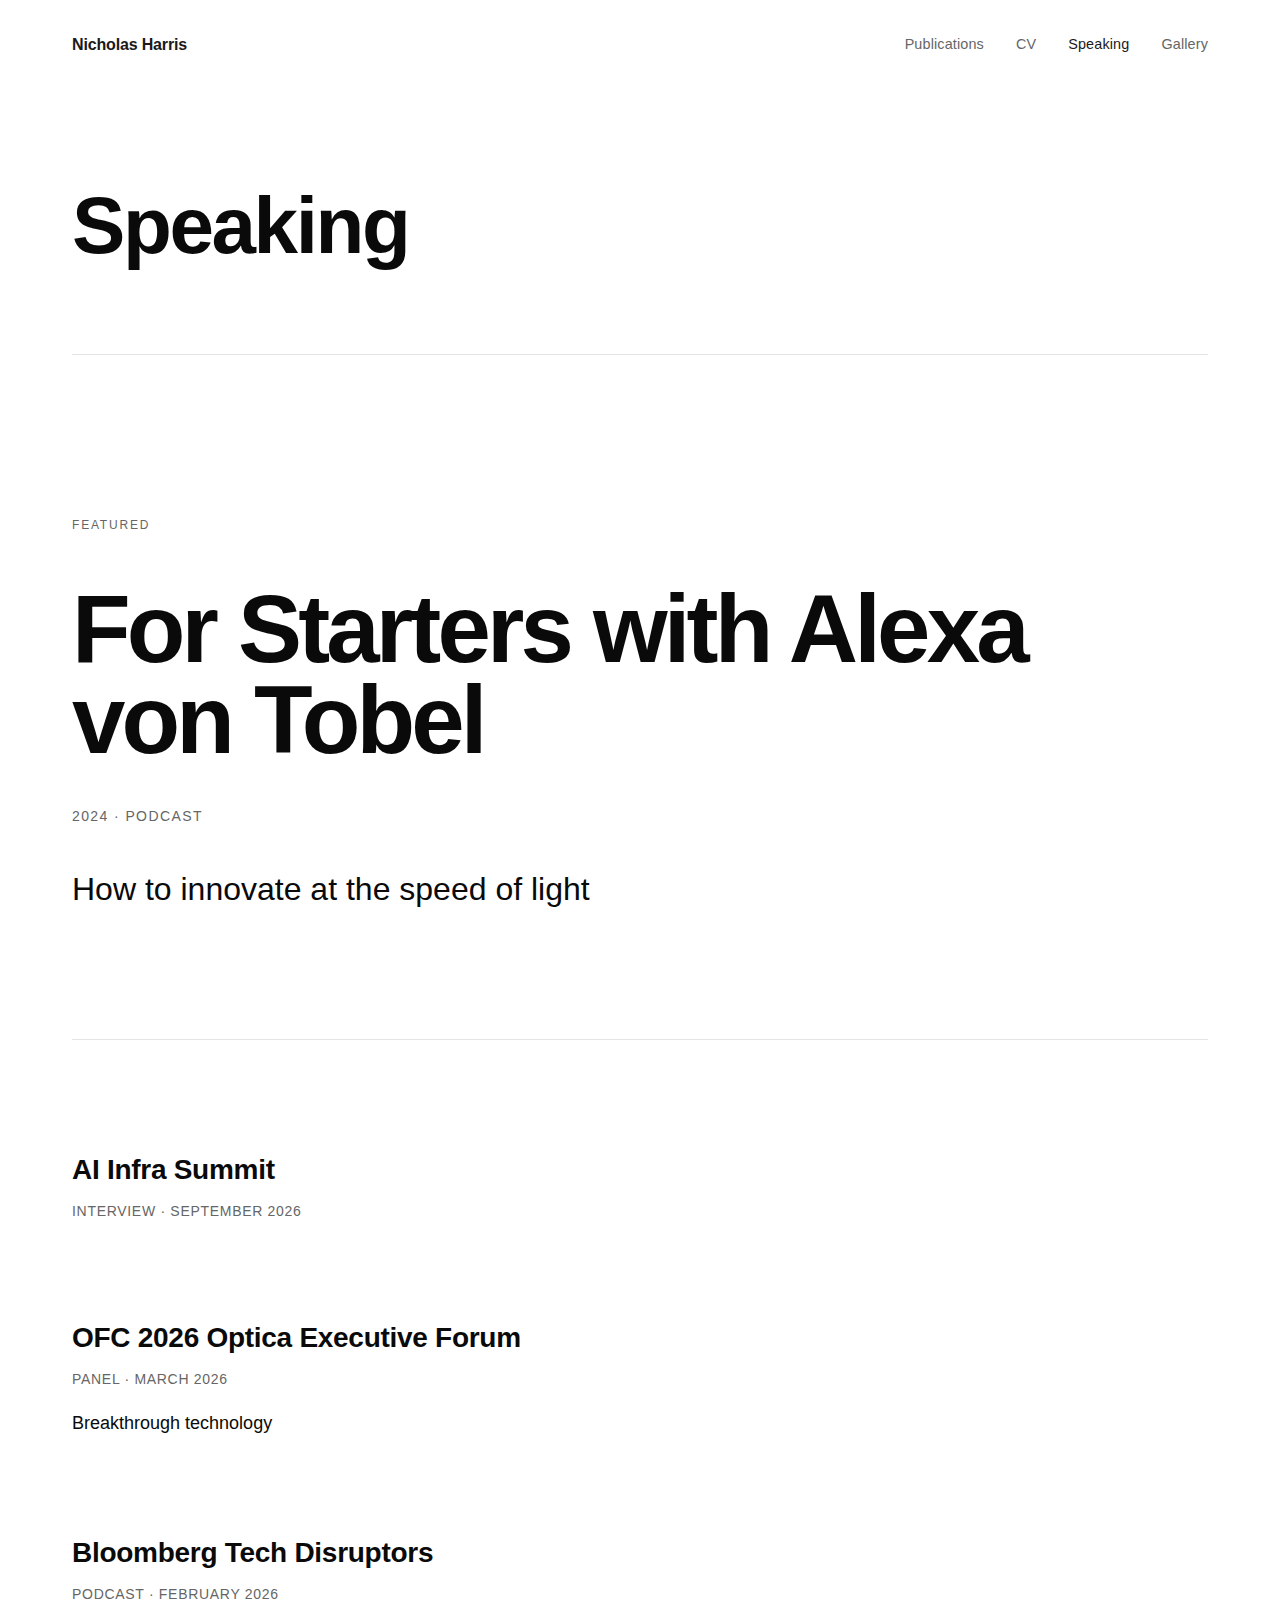
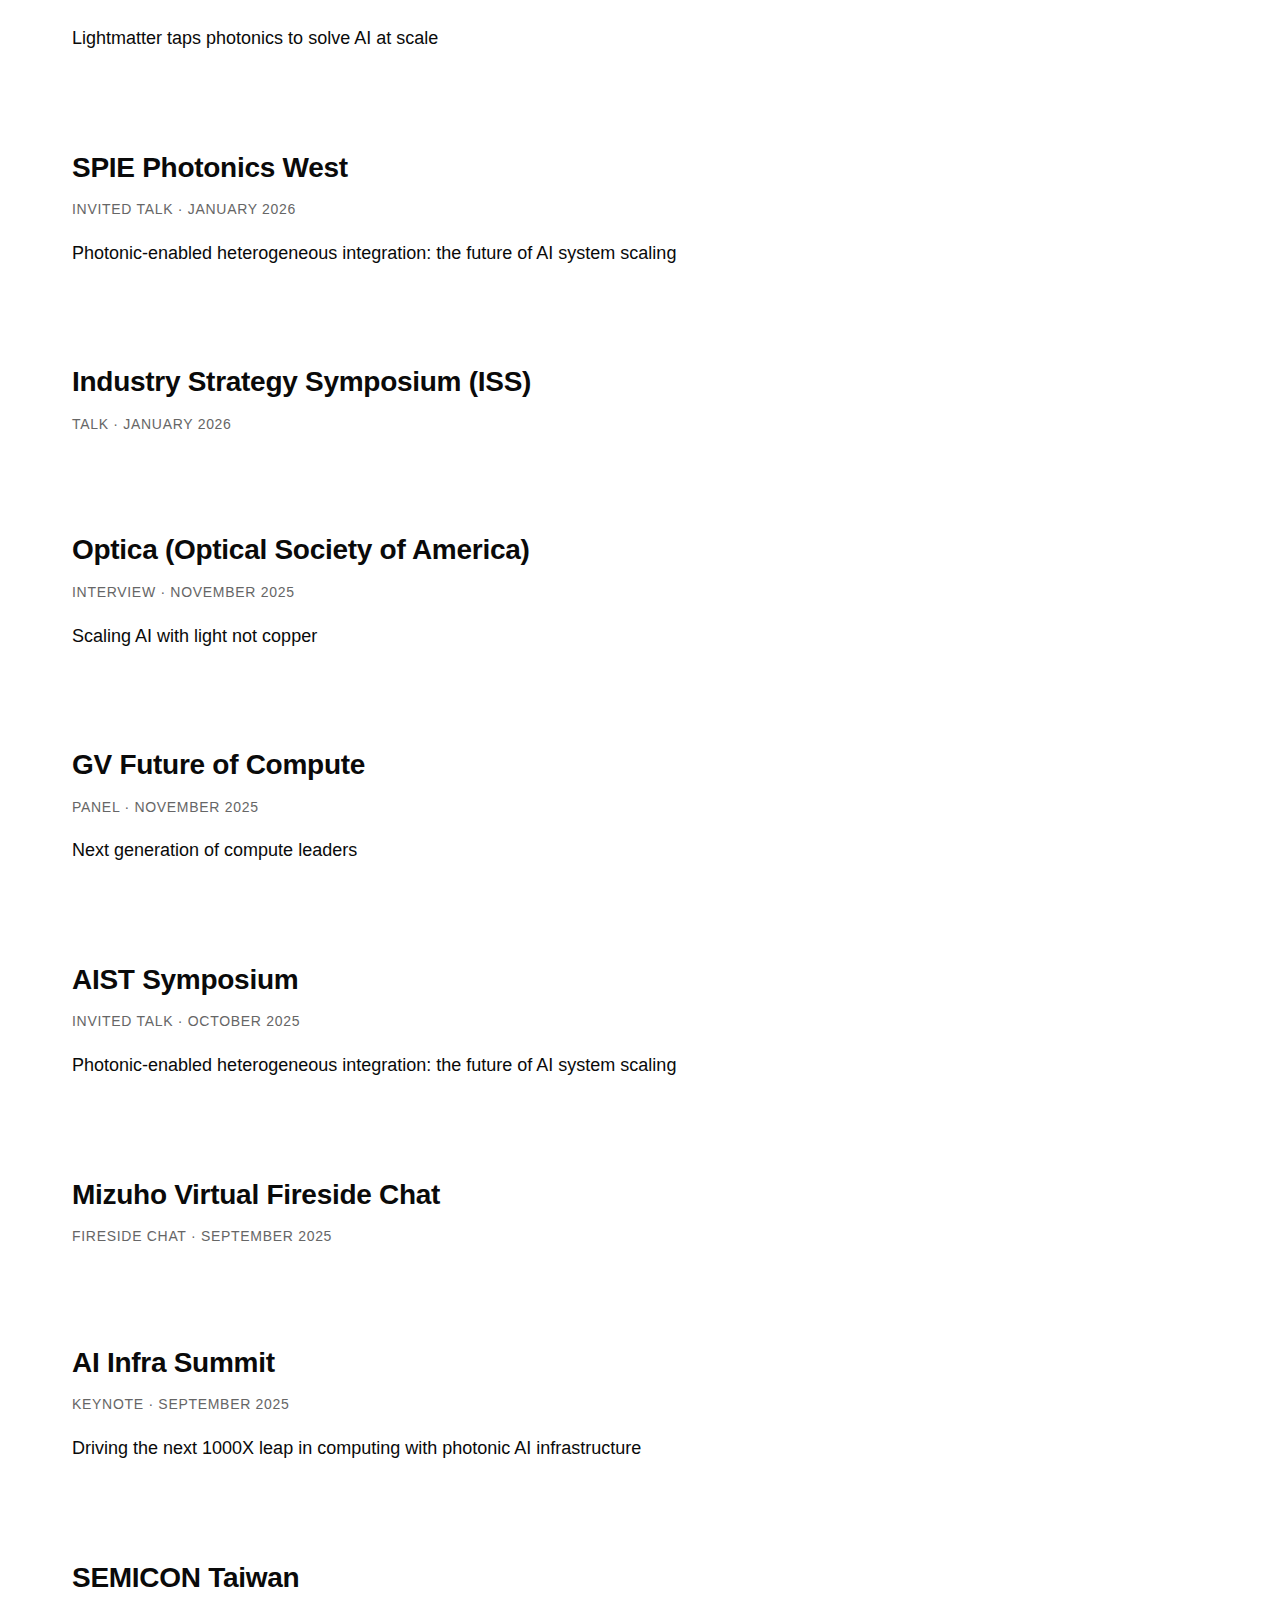
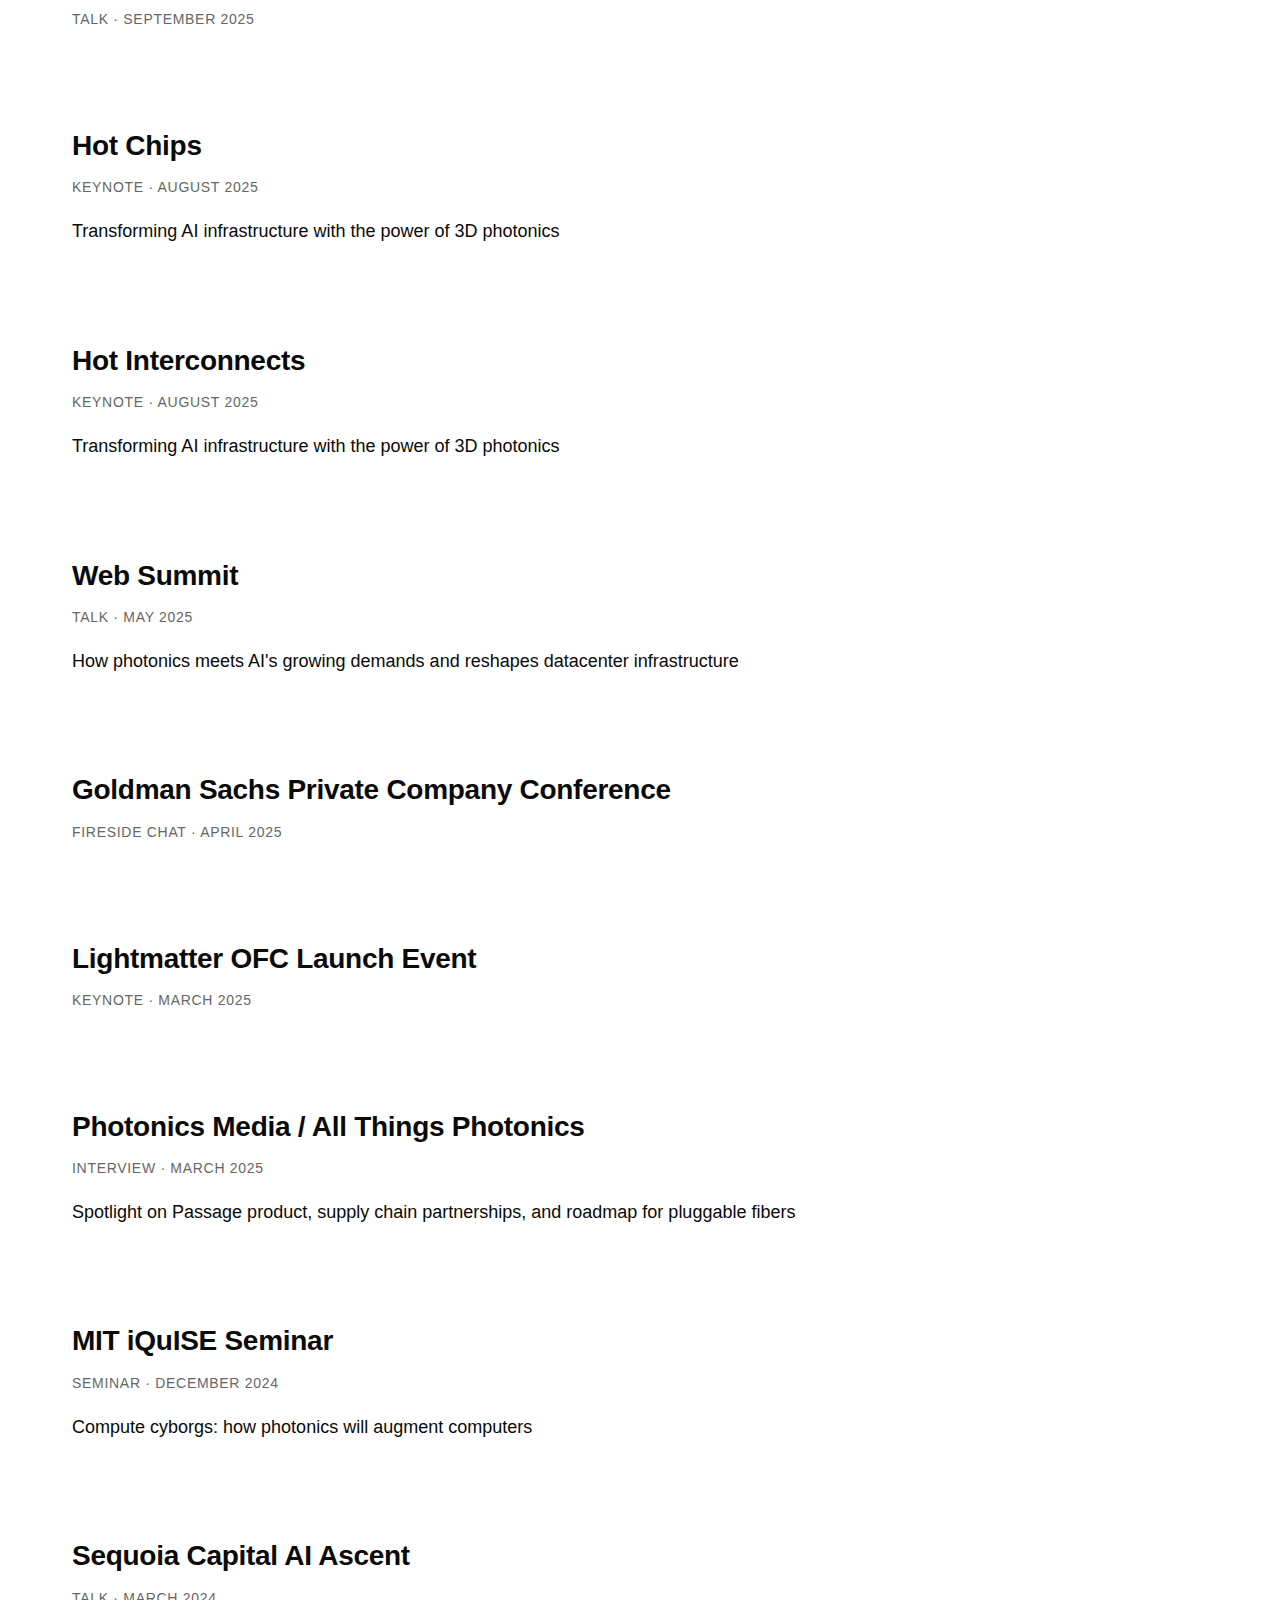
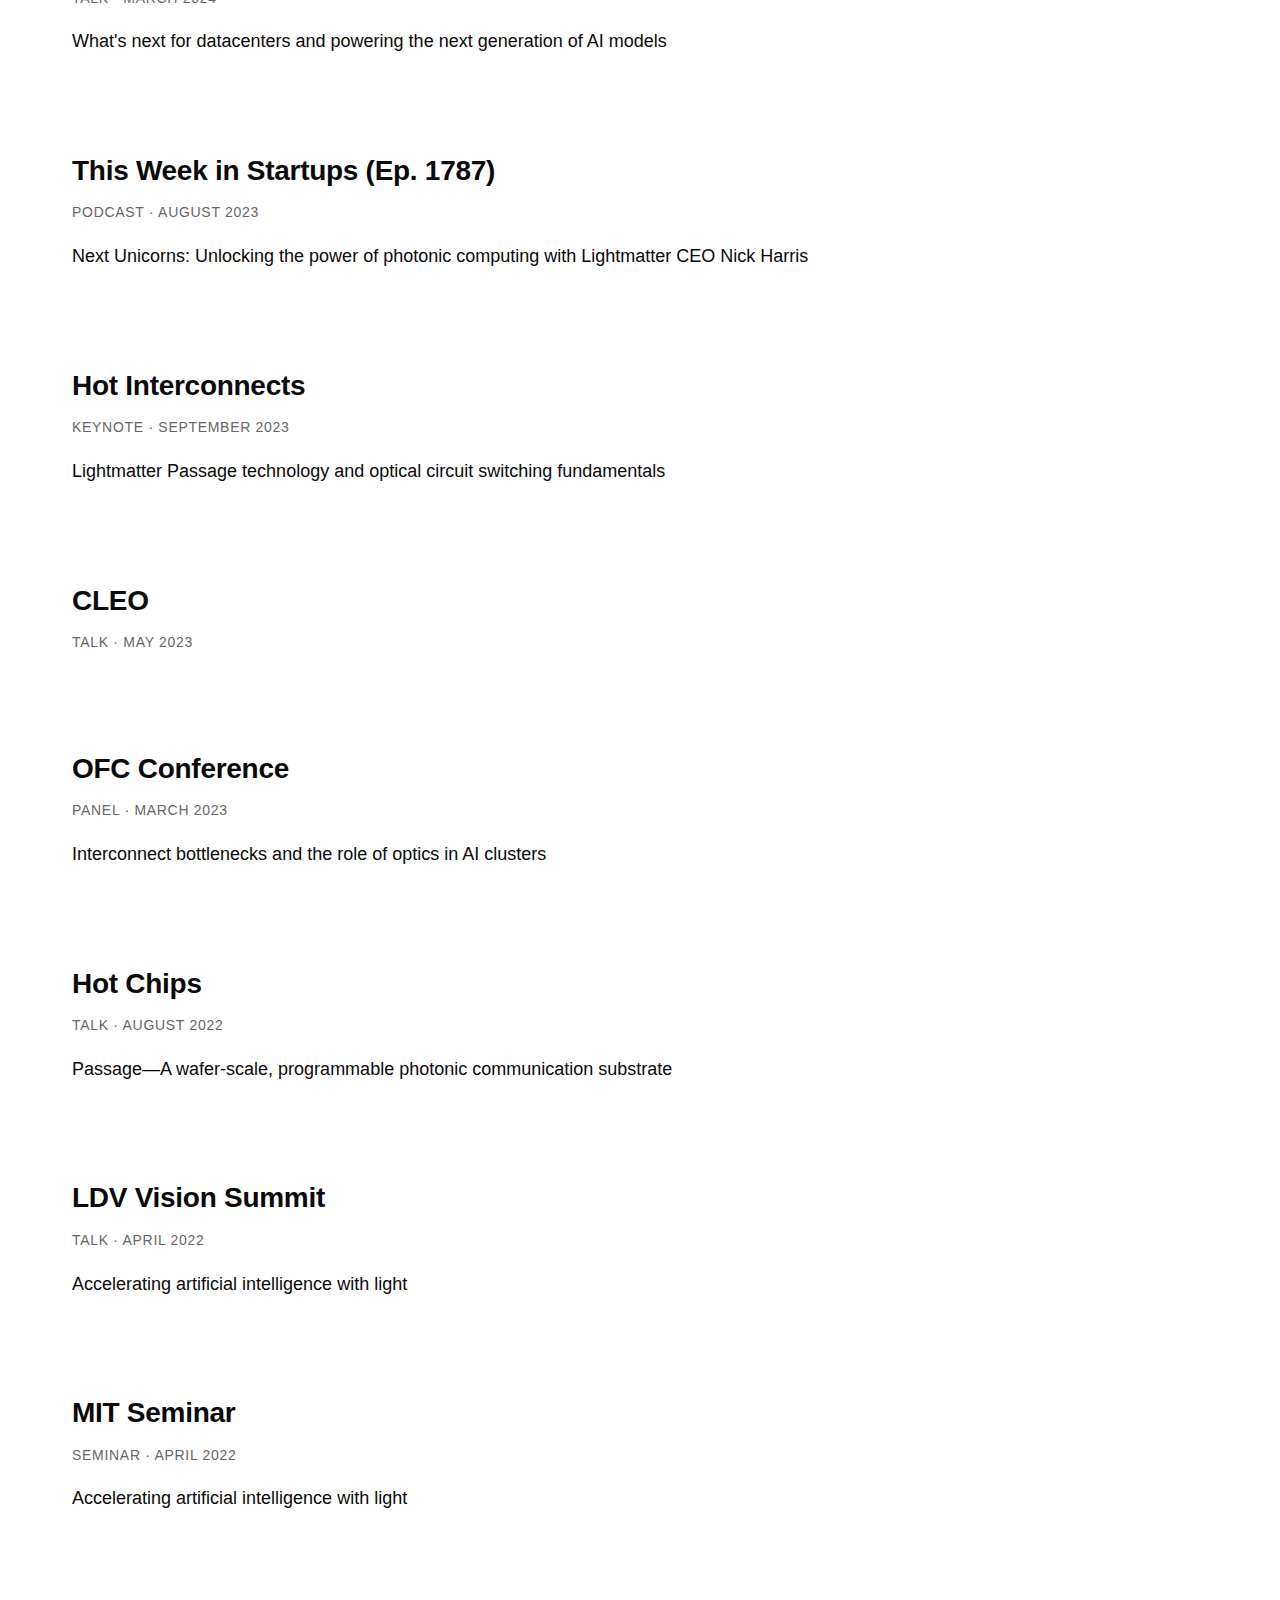
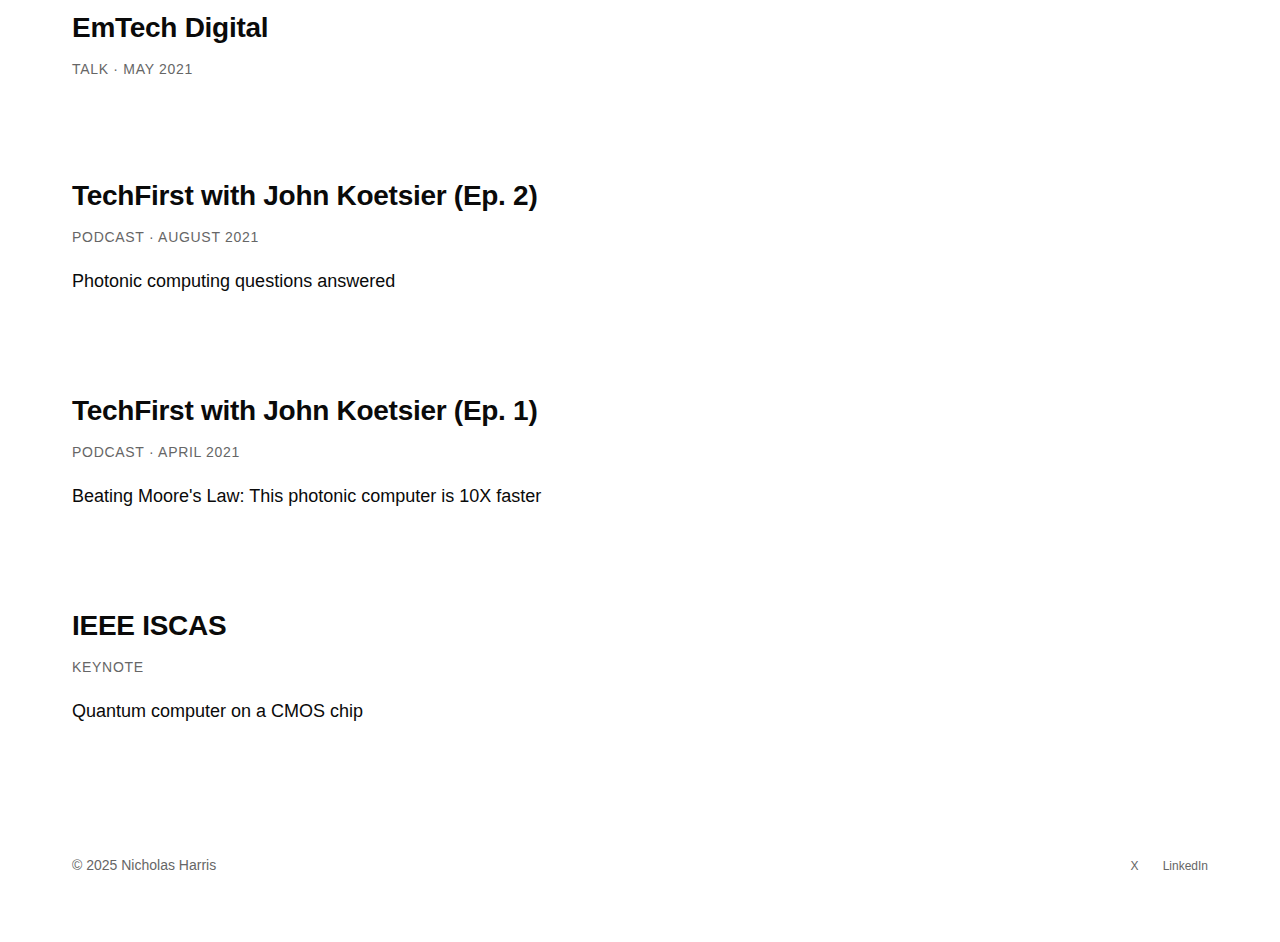
<file: speaking.html>
<!DOCTYPE html>
<html lang="en">
<head>
    <meta charset="UTF-8">
    <meta name="viewport" content="width=device-width, initial-scale=1.0">
    <title>Speaking - Nicholas Harris</title>
    <meta name="description" content="Speaking engagements and invited talks by Nicholas Harris on photonic computing, AI acceleration, and quantum optics.">

    <!-- Open Graph -->
    <meta property="og:type" content="website">
    <meta property="og:url" content="https://nicholascharris.com/speaking.html">
    <meta property="og:title" content="Speaking - Nicholas Harris">
    <meta property="og:description" content="Keynotes and talks on photonic computing, AI acceleration, and quantum optics.">

    <!-- Twitter -->
    <meta name="twitter:card" content="summary_large_image">
    <meta name="twitter:title" content="Speaking - Nicholas Harris">
    <meta name="twitter:creator" content="@theanalognick">
    <meta name="twitter:description" content="Keynotes and talks on photonic computing, AI acceleration, and quantum optics.">
    <meta name="twitter:image" content="https://nicholascharris.com/images/nicholas-harris-speaking.jpg">

    <meta property="og:image" content="https://nicholascharris.com/images/nicholas-harris-speaking.jpg">

    <link rel="canonical" href="https://nicholascharris.com/speaking.html">
    <link rel="icon" type="image/svg+xml" href="favicon.svg">
    <link rel="stylesheet" href="css/style.css">
</head>
<body>
    <nav class="main-nav">
        <a href="index.html" class="nav-logo">Nicholas Harris</a>
        <div class="nav-links">
            <a href="publications.html">Publications</a>
            <a href="cv.html">CV</a>
            <a href="speaking.html" class="active">Speaking</a>
            <a href="gallery.html">Gallery</a>
        </div>
    </nav>

    <main>
        <section class="page-header">
            <h1>Speaking</h1>
        </section>

        <section class="featured-talk">
            <p class="featured-label">Featured</p>
            <h2 class="featured-title"><a href="https://podcasts.apple.com/us/podcast/how-to-innovate-at-the-speed-of-light-with/id1455941009?i=1000680843526" target="_blank">For Starters with Alexa von Tobel</a></h2>
            <p class="featured-meta">2024 · Podcast</p>
            <p class="featured-description">How to innovate at the speed of light</p>
        </section>

        <section class="speaking-list">
            <article class="speaking-entry">
                <h3 class="speaking-title"><a href="https://www.ai-infra-summit.com/interviews/lightmatter" target="_blank">AI Infra Summit</a></h3>
                <p class="speaking-meta">Interview · September 2026</p>
            </article>

            <article class="speaking-entry">
                <h3 class="speaking-title"><a href="https://lightmatter.co/event/ofc-2026/" target="_blank">OFC 2026 Optica Executive Forum</a></h3>
                <p class="speaking-meta">Panel · March 2026</p>
                <p class="speaking-abstract">Breakthrough technology</p>
            </article>

            <article class="speaking-entry">
                <h3 class="speaking-title"><a href="https://www.bloomberg.com/news/audio/2026-02-12/tech-disruptors-lightmatter-taps-photonics-to-solve-ai-at-scale" target="_blank">Bloomberg Tech Disruptors</a></h3>
                <p class="speaking-meta">Podcast · February 2026</p>
                <p class="speaking-abstract">Lightmatter taps photonics to solve AI at scale</p>
            </article>

            <article class="speaking-entry">
                <h3 class="speaking-title">SPIE Photonics West</h3>
                <p class="speaking-meta">Invited Talk · January 2026</p>
                <p class="speaking-abstract">Photonic-enabled heterogeneous integration: the future of AI system scaling</p>
            </article>

            <article class="speaking-entry">
                <h3 class="speaking-title">Industry Strategy Symposium (ISS)</h3>
                <p class="speaking-meta">Talk · January 2026</p>
            </article>

            <article class="speaking-entry">
                <h3 class="speaking-title"><a href="https://www.youtube.com/watch?v=GMpsmTJh1sw" target="_blank">Optica (Optical Society of America)</a></h3>
                <p class="speaking-meta">Interview · November 2025</p>
                <p class="speaking-abstract">Scaling AI with light not copper</p>
            </article>

            <article class="speaking-entry">
                <h3 class="speaking-title">GV Future of Compute</h3>
                <p class="speaking-meta">Panel · November 2025</p>
                <p class="speaking-abstract">Next generation of compute leaders</p>
            </article>

            <article class="speaking-entry">
                <h3 class="speaking-title">AIST Symposium</h3>
                <p class="speaking-meta">Invited Talk · October 2025</p>
                <p class="speaking-abstract">Photonic-enabled heterogeneous integration: the future of AI system scaling</p>
            </article>

            <article class="speaking-entry">
                <h3 class="speaking-title">Mizuho Virtual Fireside Chat</h3>
                <p class="speaking-meta">Fireside Chat · September 2025</p>
            </article>

            <article class="speaking-entry">
                <h3 class="speaking-title"><a href="https://www.ai-infra-summit.com/keynote-recordings/driving-next-1000x-leap-computing-photonic-ai-infrastructure-nick-harris-founder-ceo-lightmatter" target="_blank">AI Infra Summit</a></h3>
                <p class="speaking-meta">Keynote · September 2025</p>
                <p class="speaking-abstract">Driving the next 1000X leap in computing with photonic AI infrastructure</p>
            </article>

            <article class="speaking-entry">
                <h3 class="speaking-title">SEMICON Taiwan</h3>
                <p class="speaking-meta">Talk · September 2025</p>
            </article>

            <article class="speaking-entry">
                <h3 class="speaking-title">Hot Chips</h3>
                <p class="speaking-meta">Keynote · August 2025</p>
                <p class="speaking-abstract">Transforming AI infrastructure with the power of 3D photonics</p>
            </article>

            <article class="speaking-entry">
                <h3 class="speaking-title"><a href="https://www.youtube.com/watch?v=qs_P1yFf_0M" target="_blank">Hot Interconnects</a></h3>
                <p class="speaking-meta">Keynote · August 2025</p>
                <p class="speaking-abstract">Transforming AI infrastructure with the power of 3D photonics</p>
            </article>

            <article class="speaking-entry">
                <h3 class="speaking-title"><a href="https://www.youtube.com/watch?v=eVKX88Hr0iY" target="_blank">Web Summit</a></h3>
                <p class="speaking-meta">Talk · May 2025</p>
                <p class="speaking-abstract">How photonics meets AI's growing demands and reshapes datacenter infrastructure</p>
            </article>

            <article class="speaking-entry">
                <h3 class="speaking-title">Goldman Sachs Private Company Conference</h3>
                <p class="speaking-meta">Fireside Chat · April 2025</p>
            </article>

            <article class="speaking-entry">
                <h3 class="speaking-title">Lightmatter OFC Launch Event</h3>
                <p class="speaking-meta">Keynote · March 2025</p>
            </article>

            <article class="speaking-entry">
                <h3 class="speaking-title"><a href="https://www.youtube.com/watch?v=ltQNWbuW7hk" target="_blank">Photonics Media / All Things Photonics</a></h3>
                <p class="speaking-meta">Interview · March 2025</p>
                <p class="speaking-abstract">Spotlight on Passage product, supply chain partnerships, and roadmap for pluggable fibers</p>
            </article>

            <article class="speaking-entry">
                <h3 class="speaking-title">MIT iQuISE Seminar</h3>
                <p class="speaking-meta">Seminar · December 2024</p>
                <p class="speaking-abstract">Compute cyborgs: how photonics will augment computers</p>
            </article>

            <article class="speaking-entry">
                <h3 class="speaking-title"><a href="https://www.youtube.com/watch?v=6Bo-T9XNTvU" target="_blank">Sequoia Capital AI Ascent</a></h3>
                <p class="speaking-meta">Talk · March 2024</p>
                <p class="speaking-abstract">What's next for datacenters and powering the next generation of AI models</p>
            </article>

            <article class="speaking-entry">
                <h3 class="speaking-title"><a href="https://thisweekinstartups.com/episodes/KxFltidW6DM" target="_blank">This Week in Startups (Ep. 1787)</a></h3>
                <p class="speaking-meta">Podcast · August 2023</p>
                <p class="speaking-abstract">Next Unicorns: Unlocking the power of photonic computing with Lightmatter CEO Nick Harris</p>
            </article>

            <article class="speaking-entry">
                <h3 class="speaking-title"><a href="https://www.youtube.com/watch?v=n7tDm3e80ds" target="_blank">Hot Interconnects</a></h3>
                <p class="speaking-meta">Keynote · September 2023</p>
                <p class="speaking-abstract">Lightmatter Passage technology and optical circuit switching fundamentals</p>
            </article>

            <article class="speaking-entry">
                <h3 class="speaking-title">CLEO</h3>
                <p class="speaking-meta">Talk · May 2023</p>
            </article>

            <article class="speaking-entry">
                <h3 class="speaking-title">OFC Conference</h3>
                <p class="speaking-meta">Panel · March 2023</p>
                <p class="speaking-abstract">Interconnect bottlenecks and the role of optics in AI clusters</p>
            </article>

            <article class="speaking-entry">
                <h3 class="speaking-title">Hot Chips</h3>
                <p class="speaking-meta">Talk · August 2022</p>
                <p class="speaking-abstract">Passage—A wafer-scale, programmable photonic communication substrate</p>
            </article>

            <article class="speaking-entry">
                <h3 class="speaking-title"><a href="https://www.youtube.com/watch?v=CgaH2xRIr7Y" target="_blank">LDV Vision Summit</a></h3>
                <p class="speaking-meta">Talk · April 2022</p>
                <p class="speaking-abstract">Accelerating artificial intelligence with light</p>
            </article>

            <article class="speaking-entry">
                <h3 class="speaking-title">MIT Seminar</h3>
                <p class="speaking-meta">Seminar · April 2022</p>
                <p class="speaking-abstract">Accelerating artificial intelligence with light</p>
            </article>

            <article class="speaking-entry">
                <h3 class="speaking-title">EmTech Digital</h3>
                <p class="speaking-meta">Talk · May 2021</p>
            </article>

            <article class="speaking-entry">
                <h3 class="speaking-title"><a href="https://www.youtube.com/watch?v=7yK6_YpqYjE" target="_blank">TechFirst with John Koetsier (Ep. 2)</a></h3>
                <p class="speaking-meta">Podcast · August 2021</p>
                <p class="speaking-abstract">Photonic computing questions answered</p>
            </article>

            <article class="speaking-entry">
                <h3 class="speaking-title"><a href="https://www.youtube.com/watch?v=Kx2hGuqd4B0" target="_blank">TechFirst with John Koetsier (Ep. 1)</a></h3>
                <p class="speaking-meta">Podcast · April 2021</p>
                <p class="speaking-abstract">Beating Moore's Law: This photonic computer is 10X faster</p>
            </article>

            <article class="speaking-entry">
                <h3 class="speaking-title">IEEE ISCAS</h3>
                <p class="speaking-meta">Keynote</p>
                <p class="speaking-abstract">Quantum computer on a CMOS chip</p>
            </article>
        </section>

        <footer>
            <p>&copy; 2025 Nicholas Harris</p>
            <div class="footer-links">
                <a href="https://x.com/theanalognick" target="_blank" rel="me">X</a>
                <a href="https://www.linkedin.com/in/nicholas-harris-7114b233/" target="_blank" rel="me">LinkedIn</a>
            </div>
        </footer>
    </main>

    <!-- Structured Data -->
    <script type="application/ld+json">
    {
        "@context": "https://schema.org",
        "@graph": [
            {
                "@type": "Person",
                "@id": "https://nicholascharris.com/#person",
                "name": "Nicholas Harris"
            },
            {
                "@type": "Event",
                "name": "AI Infra Summit",
                "startDate": "2026-09",
                "performer": { "@id": "https://nicholascharris.com/#person" },
                "url": "https://www.ai-infra-summit.com/interviews/lightmatter",
                "eventAttendanceMode": "https://schema.org/OfflineEventAttendanceMode"
            },
            {
                "@type": "Event",
                "name": "OFC 2026 Optica Executive Forum",
                "startDate": "2026-03",
                "performer": { "@id": "https://nicholascharris.com/#person" },
                "description": "Breakthrough technology",
                "url": "https://lightmatter.co/event/ofc-2026/",
                "eventAttendanceMode": "https://schema.org/OfflineEventAttendanceMode"
            },
            {
                "@type": "Event",
                "name": "SPIE Photonics West",
                "startDate": "2026-01",
                "performer": { "@id": "https://nicholascharris.com/#person" },
                "description": "Photonic-enabled heterogeneous integration: the future of AI system scaling",
                "eventAttendanceMode": "https://schema.org/OfflineEventAttendanceMode"
            },
            {
                "@type": "Event",
                "name": "Hot Chips",
                "startDate": "2025-08",
                "performer": { "@id": "https://nicholascharris.com/#person" },
                "description": "Transforming AI infrastructure with the power of 3D photonics",
                "eventAttendanceMode": "https://schema.org/OfflineEventAttendanceMode"
            },
            {
                "@type": "Event",
                "name": "AI Infra Summit",
                "startDate": "2025-09",
                "performer": { "@id": "https://nicholascharris.com/#person" },
                "description": "Driving the next 1000X leap in computing with photonic AI infrastructure",
                "url": "https://www.ai-infra-summit.com/keynote-recordings/driving-next-1000x-leap-computing-photonic-ai-infrastructure-nick-harris-founder-ceo-lightmatter",
                "eventAttendanceMode": "https://schema.org/OfflineEventAttendanceMode"
            },
            {
                "@type": "Event",
                "name": "Web Summit",
                "startDate": "2025-05",
                "performer": { "@id": "https://nicholascharris.com/#person" },
                "description": "How photonics meets AI's growing demands and reshapes datacenter infrastructure",
                "eventAttendanceMode": "https://schema.org/OfflineEventAttendanceMode"
            },
            {
                "@type": "Event",
                "name": "Sequoia Capital AI Ascent",
                "startDate": "2024-03",
                "performer": { "@id": "https://nicholascharris.com/#person" },
                "description": "What's next for datacenters and powering the next generation of AI models",
                "eventAttendanceMode": "https://schema.org/OfflineEventAttendanceMode"
            }
        ]
    }
    </script>

    <script src="js/script.js" defer></script>
</body>
</html>
</file>
<file: css/style.css>
/* Reset and Base Styles */
* {
    margin: 0;
    padding: 0;
    box-sizing: border-box;
}

:root {
    --color-bg: #ffffff;
    --color-text: #0a0a0a;
    --color-accent: #1a1a1a;
    --color-subtle: #666666;
    --color-line: #e5e5e5;
    --color-surface: #fafafa;

    --font-display: -apple-system, BlinkMacSystemFont, 'Helvetica Neue', 'Arial', sans-serif;
    --font-body: -apple-system, BlinkMacSystemFont, 'Helvetica Neue', 'Arial', sans-serif;

    --spacing-unit: 1rem;
    --max-width: 1200px;
}

@media (prefers-color-scheme: dark) {
    :root {
        --color-bg: #0a0a0a;
        --color-text: #e5e5e5;
        --color-accent: #f0f0f0;
        --color-subtle: #999999;
        --color-line: #2a2a2a;
        --color-surface: #1a1a1a;
    }
}

html {
    font-size: 16px;
    scroll-behavior: smooth;
}

body {
    font-family: var(--font-body);
    background-color: var(--color-bg);
    color: var(--color-text);
    line-height: 1.6;
    -webkit-font-smoothing: antialiased;
    -moz-osx-font-smoothing: grayscale;
}

main {
    max-width: var(--max-width);
    margin: 0 auto;
    padding: 0 2rem;
}

/* Navigation */
.main-nav {
    max-width: var(--max-width);
    margin: 0 auto;
    padding: 2rem 2rem 0 2rem;
    display: flex;
    justify-content: space-between;
    align-items: center;
    margin-bottom: 2rem;
}

.nav-logo {
    font-size: 1rem;
    font-weight: 600;
    color: var(--color-accent);
    text-decoration: none;
    letter-spacing: -0.01em;
}

.nav-links {
    display: flex;
    gap: 2rem;
}

.nav-links a {
    font-size: 0.9rem;
    color: var(--color-subtle);
    text-decoration: none;
    transition: color 0.3s ease;
    letter-spacing: 0.01em;
}

.nav-links a:hover,
.nav-links a.active {
    color: var(--color-accent);
}

/* Hero Section */
.hero {
    min-height: 70vh;
    display: flex;
    flex-direction: column;
    justify-content: flex-end;
    align-items: flex-start;
    padding: 4rem 0;
    border-bottom: none;
    background: linear-gradient(rgba(0, 0, 0, 0.35), rgba(0, 0, 0, 0.5)),
                url('../images/nicholas-harris-speaking.jpg') center 15% / cover no-repeat;
    filter: grayscale(100%);
    margin: 0 -2rem;
    padding-left: 2rem;
    padding-right: 2rem;
}

.name {
    font-family: var(--font-display);
    font-size: clamp(3.5rem, 15vw, 12rem);
    font-weight: 700;
    letter-spacing: -0.05em;
    line-height: 0.9;
    margin: 0;
    color: #ffffff;
}

.hero-photo {
    width: 80px;
    height: 80px;
    object-fit: cover;
    object-position: center 20%;
    filter: grayscale(100%);
    border: 1px solid var(--color-line);
    margin-top: 2rem;
}

.tagline {
    font-size: clamp(1rem, 2.5vw, 1.5rem);
    color: var(--color-text);
    font-weight: 400;
    letter-spacing: 0.02em;
    max-width: 600px;
    margin-bottom: 1rem;
}

.subtitle {
    font-size: clamp(0.875rem, 2vw, 1.125rem);
    color: var(--color-subtle);
    font-weight: 400;
    letter-spacing: 0.02em;
    max-width: 600px;
}

/* Physics Simulation */
.simulation-section {
    padding: 8rem 0 12rem 0;
    border-bottom: 1px solid var(--color-line);
}

.physics-canvas {
    width: 100%;
    aspect-ratio: 16 / 9;
    background-color: var(--color-bg);
    border: 1px solid var(--color-line);
    display: block;
    cursor: crosshair;
}

.simulation-caption {
    font-size: 0.875rem;
    color: var(--color-subtle);
    margin-top: 1.5rem;
    letter-spacing: 0.02em;
    text-align: center;
}

/* Section Styles */
section {
    padding: 12rem 0;
    border-bottom: 1px solid var(--color-line);
}

section:last-of-type {
    border-bottom: none;
}

.section-header {
    display: flex;
    align-items: baseline;
    gap: 3rem;
    margin-bottom: 5rem;
}

.section-number {
    font-size: 1rem;
    color: var(--color-subtle);
    font-weight: 300;
    letter-spacing: 0.1em;
    min-width: 3rem;
}

h2 {
    font-family: var(--font-display);
    font-size: clamp(2rem, 5vw, 3.5rem);
    font-weight: 700;
    letter-spacing: -0.02em;
    line-height: 1.1;
}

h3 {
    font-family: var(--font-display);
    font-size: clamp(1.25rem, 3vw, 1.75rem);
    font-weight: 600;
    letter-spacing: -0.01em;
    line-height: 1.3;
    margin-bottom: 0.75rem;
}

.content {
    max-width: 800px;
    margin-left: 5rem;
}

.large-text {
    font-size: clamp(1.25rem, 3vw, 2rem);
    line-height: 1.4;
    font-weight: 400;
    margin-bottom: 2rem;
    letter-spacing: -0.01em;
}

p {
    font-size: 1.125rem;
    line-height: 1.7;
    color: var(--color-text);
    margin-bottom: 1.5rem;
}

/* About Section */
.about .content p:last-child {
    margin-bottom: 0;
}

.location {
    margin-top: 4rem;
}

.location-statement {
    font-size: clamp(1.5rem, 3vw, 2rem);
    font-weight: 500;
    letter-spacing: -0.01em;
    line-height: 1.4;
    margin-bottom: 1rem;
}

.location-place {
    font-size: 0.875rem;
    text-transform: uppercase;
    letter-spacing: 0.15em;
    color: var(--color-text);
    margin: 0;
}

/* Heritage Section */
.heritage-grid {
    display: grid;
    grid-template-columns: repeat(3, 1fr);
    gap: 3rem;
}

.heritage-photo {
    width: 60px;
    height: 60px;
    object-fit: cover;
    display: block;
    border: 1px solid var(--color-line);
    filter: grayscale(100%);
    margin-bottom: 1rem;
}

.heritage-item h3 {
    font-size: 1.125rem;
    font-weight: 500;
    margin-bottom: 0.5rem;
}

.heritage-item .relation {
    font-size: 0.75rem;
    color: var(--color-subtle);
    letter-spacing: 0.05em;
    margin-bottom: 0.25rem;
}

.heritage-item .years {
    font-size: 0.75rem;
    color: var(--color-subtle);
    margin-bottom: 0.25rem;
}

.heritage-item .institution {
    font-size: 0.75rem;
    color: var(--color-subtle);
    letter-spacing: 0.02em;
    margin-bottom: 1rem;
}

.heritage-item p {
    font-size: 0.875rem;
    line-height: 1.5;
    color: var(--color-text);
}

.heritage-item p:last-child {
    margin-bottom: 0;
}

/* Work Section */
.work-stats {
    display: grid;
    grid-template-columns: repeat(2, 1fr);
    gap: 4rem;
    margin-bottom: 5rem;
}

.work-stat {
    text-align: left;
}

.work-stat-number {
    font-size: clamp(4rem, 8vw, 8rem);
    font-weight: 700;
    letter-spacing: -0.04em;
    line-height: 0.9;
    margin-bottom: 1rem;
}

.work-stat-label {
    font-size: 0.875rem;
    text-transform: uppercase;
    letter-spacing: 0.15em;
    color: var(--color-subtle);
    font-weight: 500;
}

.impact-metrics {
    display: grid;
    grid-template-columns: repeat(4, 1fr);
    gap: 3rem;
}

.impact-metric {
    text-align: left;
}

.impact-number {
    font-size: clamp(2.5rem, 6vw, 5rem);
    font-weight: 700;
    letter-spacing: -0.03em;
    line-height: 1;
    margin-bottom: 0.75rem;
}

.impact-label {
    font-size: 0.875rem;
    text-transform: lowercase;
    letter-spacing: 0.05em;
    color: var(--color-subtle);
}

/* Page Header */
.page-header {
    padding: 6rem 0 4rem 0;
    border-bottom: 1px solid var(--color-line);
}

.page-header h1 {
    font-family: var(--font-display);
    font-size: clamp(3rem, 8vw, 5rem);
    font-weight: 700;
    letter-spacing: -0.03em;
    line-height: 1;
    margin-bottom: 1.5rem;
}

.page-intro {
    font-size: clamp(1.125rem, 2.5vw, 1.5rem);
    color: var(--color-subtle);
    max-width: 700px;
    margin-top: 2rem;
}

/* Blog Styles */
.blog-posts {
    padding: 4rem 0;
}

.blog-post {
    padding: 3rem 0;
    border-bottom: 1px solid var(--color-line);
}

.blog-post:last-child {
    border-bottom: none;
}

.post-meta {
    margin-bottom: 1rem;
}

.post-date {
    font-size: 0.875rem;
    color: var(--color-subtle);
    text-transform: uppercase;
    letter-spacing: 0.1em;
}

.post-title {
    font-size: clamp(1.75rem, 4vw, 2.5rem);
    font-weight: 600;
    letter-spacing: -0.02em;
    margin-bottom: 0.75rem;
}

.post-author {
    font-size: 1rem;
    color: var(--color-subtle);
}

/* Gallery Styles */
.gallery-grid {
    padding: 4rem 0;
    display: grid;
    grid-template-columns: repeat(auto-fill, minmax(280px, 1fr));
    gap: 1.5rem;
}

.gallery-image {
    width: 100%;
    height: 280px;
    object-fit: cover;
    display: block;
    border: 1px solid var(--color-line);
}

/* Featured Talk */
.featured-talk {
    padding: 10rem 0 8rem 0;
    border-bottom: 1px solid var(--color-line);
}

.featured-label {
    font-size: 0.75rem;
    text-transform: uppercase;
    letter-spacing: 0.15em;
    color: var(--color-subtle);
    margin-bottom: 3rem;
}

.featured-title {
    font-size: clamp(3.5rem, 8vw, 6rem);
    font-weight: 700;
    letter-spacing: -0.04em;
    line-height: 0.95;
    margin-bottom: 2.5rem;
    max-width: 1000px;
}

.featured-title a {
    color: var(--color-text);
    text-decoration: none;
    transition: color 0.3s ease;
}

.featured-title a:hover {
    color: var(--color-subtle);
}

.featured-meta {
    font-size: 0.875rem;
    color: var(--color-subtle);
    text-transform: uppercase;
    letter-spacing: 0.1em;
    margin-bottom: 2.5rem;
}

.featured-description {
    font-size: clamp(1.5rem, 3vw, 2rem);
    line-height: 1.3;
    color: var(--color-text);
    max-width: 800px;
    margin: 0;
}

/* Publications Styles */
.publications-list {
    padding: 4rem 0;
}

.publication {
    padding: 3rem 0;
}

.publication:last-child {
    padding-bottom: 0;
}

.pub-content {
    max-width: 800px;
}

.pub-title {
    font-size: clamp(1.5rem, 3.5vw, 2rem);
    font-weight: 600;
    letter-spacing: -0.02em;
    margin-bottom: 1rem;
    line-height: 1.2;
}

.pub-title a {
    color: var(--color-text);
    text-decoration: none;
    transition: color 0.3s ease;
}

.pub-title a:hover {
    color: var(--color-accent);
}

.pub-meta {
    font-size: 0.875rem;
    color: var(--color-subtle);
    margin-bottom: 2rem;
    text-transform: uppercase;
    letter-spacing: 0.05em;
}

.pub-abstract {
    font-size: 1.125rem;
    line-height: 1.7;
    color: var(--color-text);
    margin: 0;
}

/* Speaking List Styles */
.speaking-list {
    padding: 4rem 0;
}

.speaking-entry {
    padding: 3rem 0;
}

.speaking-entry:last-child {
    padding-bottom: 0;
}

.speaking-title a {
    color: var(--color-text);
    text-decoration: none;
    transition: color 0.3s ease;
}

.speaking-title a:hover {
    color: var(--color-accent);
}

.speaking-meta {
    font-size: 0.875rem;
    color: var(--color-subtle);
    margin-bottom: 0;
    text-transform: uppercase;
    letter-spacing: 0.05em;
}

.speaking-abstract {
    font-size: 1.125rem;
    line-height: 1.7;
    color: var(--color-text);
    margin: 1rem 0 0 0;
}

/* CV Styles */
.cv-section {
    padding: 4rem 0;
    border-bottom: 1px solid var(--color-line);
}

.cv-section:last-of-type {
    border-bottom: none;
}

.cv-section-title {
    font-size: clamp(1.5rem, 3vw, 2rem);
    font-weight: 600;
    letter-spacing: -0.02em;
    margin-bottom: 3rem;
}

.cv-item {
    margin-bottom: 3rem;
}

.cv-item:last-child {
    margin-bottom: 0;
}

.cv-header {
    display: flex;
    justify-content: space-between;
    align-items: baseline;
    margin-bottom: 0.5rem;
    flex-wrap: wrap;
    gap: 1rem;
}

.cv-header h3 {
    font-size: clamp(1.125rem, 2.5vw, 1.5rem);
    font-weight: 600;
    margin-bottom: 0;
}

.cv-date {
    font-size: 0.875rem;
    color: var(--color-subtle);
    letter-spacing: 0.02em;
}

.cv-role {
    font-size: 1rem;
    color: var(--color-text);
    margin-bottom: 0.5rem;
    font-weight: 500;
}

.cv-institution {
    font-size: 1rem;
    color: var(--color-subtle);
}

.cv-description {
    font-size: 0.95rem;
    color: var(--color-subtle);
    margin-top: 0.5rem;
}

.cv-award {
    display: flex;
    justify-content: space-between;
    align-items: baseline;
    padding: 1.5rem 0;
    border-bottom: 1px solid var(--color-line);
    gap: 2rem;
}

.cv-award:last-child {
    border-bottom: none;
}

.cv-award-title {
    font-size: 1.125rem;
    margin: 0;
}

.cv-year {
    font-size: 0.875rem;
    color: var(--color-subtle);
    white-space: nowrap;
}

.cv-stats {
    display: grid;
    grid-template-columns: repeat(auto-fit, minmax(150px, 1fr));
    gap: 3rem;
    margin-bottom: 3rem;
}

.cv-stat {
    text-align: center;
}

.cv-stat-number {
    font-size: clamp(2.5rem, 5vw, 4rem);
    font-weight: 700;
    letter-spacing: -0.02em;
    margin-bottom: 0.5rem;
}

.cv-stat-label {
    font-size: 0.875rem;
    text-transform: uppercase;
    letter-spacing: 0.1em;
    color: var(--color-subtle);
}

.cv-highlight {
    font-size: 1.125rem;
    color: var(--color-text);
    max-width: 700px;
}

.cv-publications {
    display: grid;
    gap: 1rem;
}

.cv-pub-item {
    font-size: 1rem;
    line-height: 1.6;
    margin: 0;
    padding: 0.5rem 0;
}

.cv-pub-item strong {
    font-weight: 600;
}

.cv-patents {
    display: flex;
    flex-wrap: wrap;
    gap: 0.75rem;
}

.cv-patent {
    padding: 0.5rem 1rem;
    background-color: var(--color-surface);
    border: 1px solid var(--color-line);
    font-size: 0.85rem;
    font-family: monospace;
    letter-spacing: 0.01em;
}

.cv-skills,
.cv-hobbies {
    display: flex;
    flex-wrap: wrap;
    gap: 1rem;
}

.cv-skill,
.cv-hobby {
    padding: 0.75rem 1.5rem;
    background-color: var(--color-surface);
    border: 1px solid var(--color-line);
    font-size: 0.9rem;
    letter-spacing: 0.01em;
}

/* Footer */
footer {
    padding: 4rem 0;
    display: flex;
    justify-content: space-between;
    align-items: center;
}

footer p {
    font-size: 0.875rem;
    color: var(--color-subtle);
    margin: 0;
}

.footer-links {
    display: flex;
    gap: 1.5rem;
}

.footer-links a {
    font-size: 0.75rem;
    color: var(--color-subtle);
    text-decoration: none;
    transition: color 0.3s ease;
}

.footer-links a:hover {
    color: var(--color-text);
}

/* Responsive Design */
@media (max-width: 768px) {
    main {
        padding: 0 1.5rem;
    }

    .main-nav {
        padding: 1.5rem 1.5rem 0 1.5rem;
        flex-direction: column;
        align-items: flex-start;
        gap: 1.5rem;
    }

    .nav-links {
        gap: 1.5rem;
    }

    section {
        padding: 5rem 0;
    }

    .section-header {
        flex-direction: column;
        gap: 1rem;
        margin-bottom: 2.5rem;
    }

    .content {
        margin-left: 0;
    }

    .contact-links {
        flex-direction: column;
        gap: 1.5rem;
    }

    .hero {
        min-height: 80vh;
        margin: 0 -1.5rem;
        padding-left: 1.5rem;
        padding-right: 1.5rem;
    }

    .page-header {
        padding: 4rem 0 3rem 0;
    }

    .cv-stats {
        grid-template-columns: 1fr;
        gap: 2rem;
    }

    .cv-award {
        flex-direction: column;
        align-items: flex-start;
        gap: 0.5rem;
    }

    .heritage-grid {
        grid-template-columns: 1fr;
        gap: 3rem;
    }

    .featured-talk {
        padding: 6rem 0 5rem 0;
    }

    .featured-label {
        margin-bottom: 2rem;
    }

    .featured-title {
        margin-bottom: 2rem;
    }

    .featured-meta {
        margin-bottom: 2rem;
    }

    .speaking-entry {
        padding: 2.5rem 0;
    }

    .publication {
        padding: 2.5rem 0;
    }

    .gallery-grid {
        grid-template-columns: repeat(auto-fill, minmax(200px, 1fr));
        gap: 1rem;
    }

    .gallery-image {
        height: 200px;
    }

    .impact-metrics {
        grid-template-columns: repeat(2, 1fr);
        gap: 2rem;
    }

    .simulation-section {
        padding: 5rem 0 8rem 0;
    }

    footer {
        flex-direction: column;
        gap: 1rem;
        align-items: flex-start;
    }
}

/* Print Styles */
@media print {
    .hero {
        min-height: auto;
    }

    section {
        page-break-inside: avoid;
        padding: 2rem 0;
    }
}
</file>
